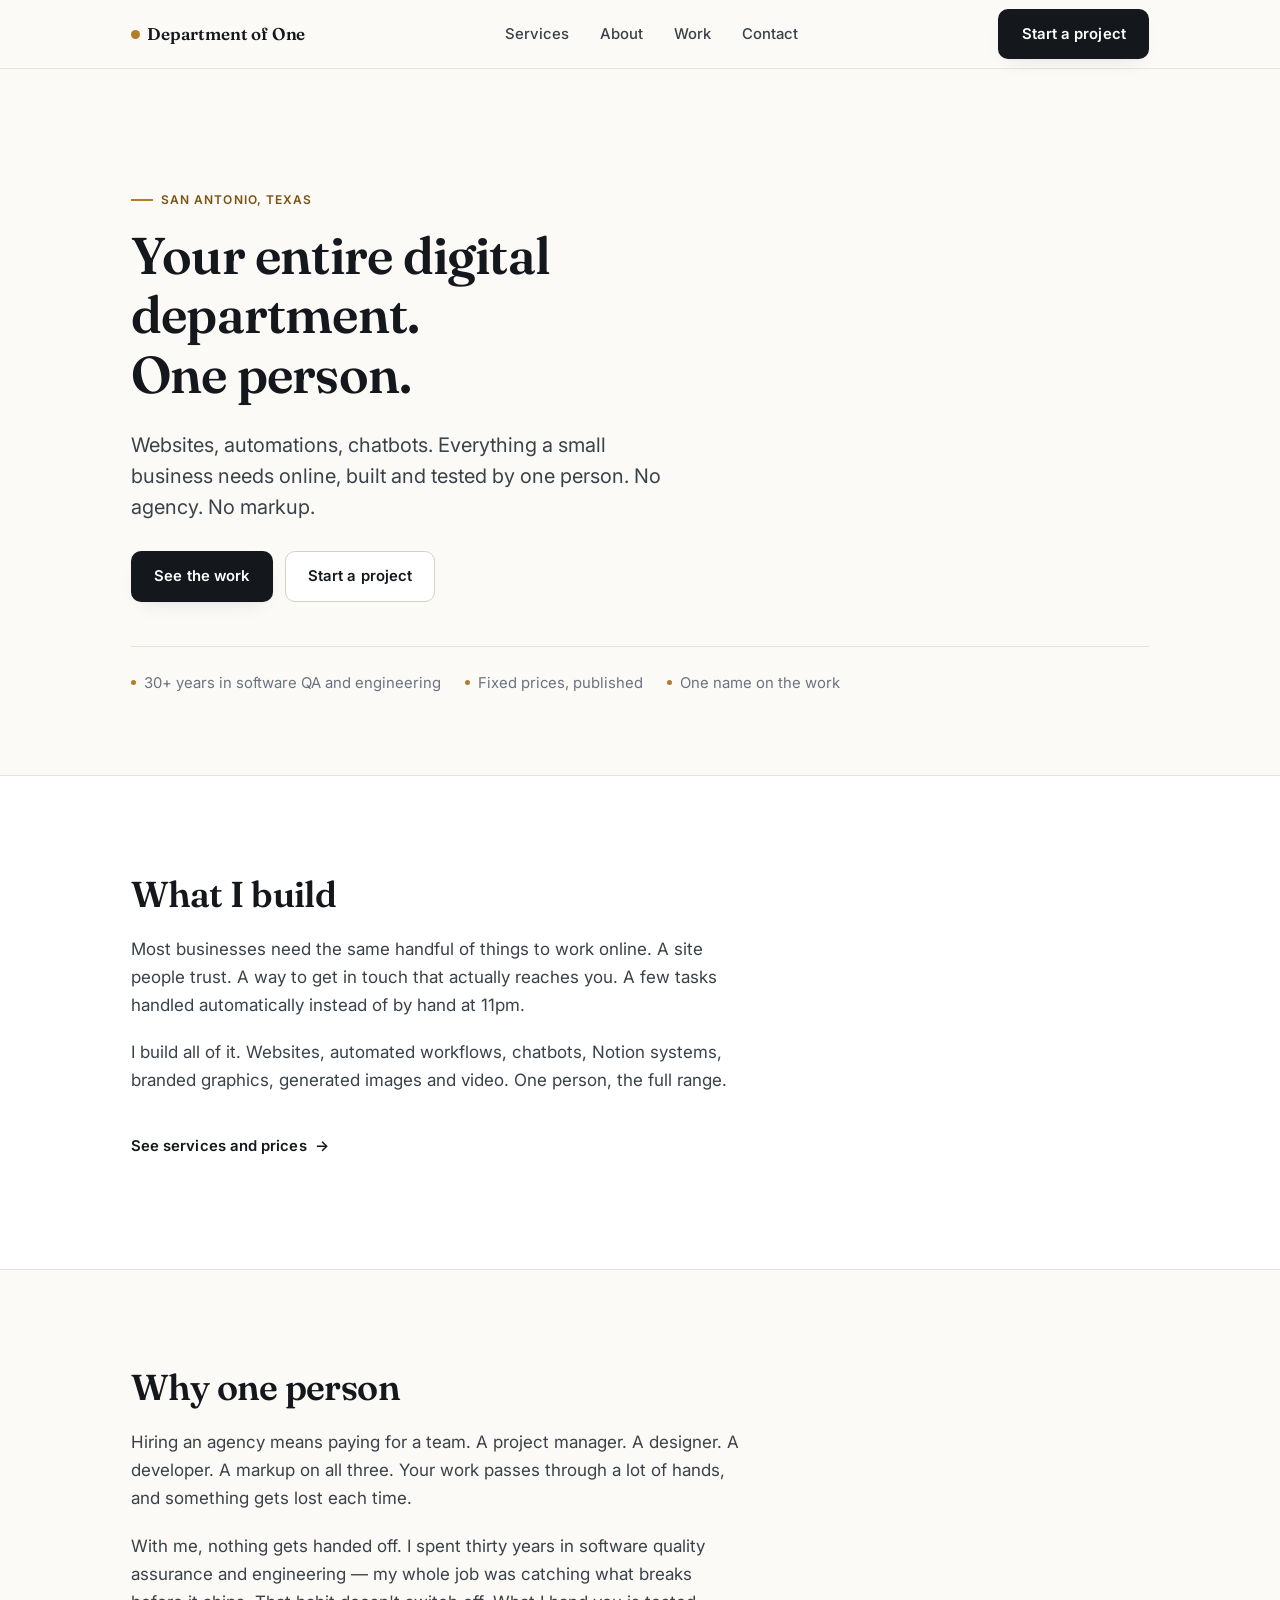
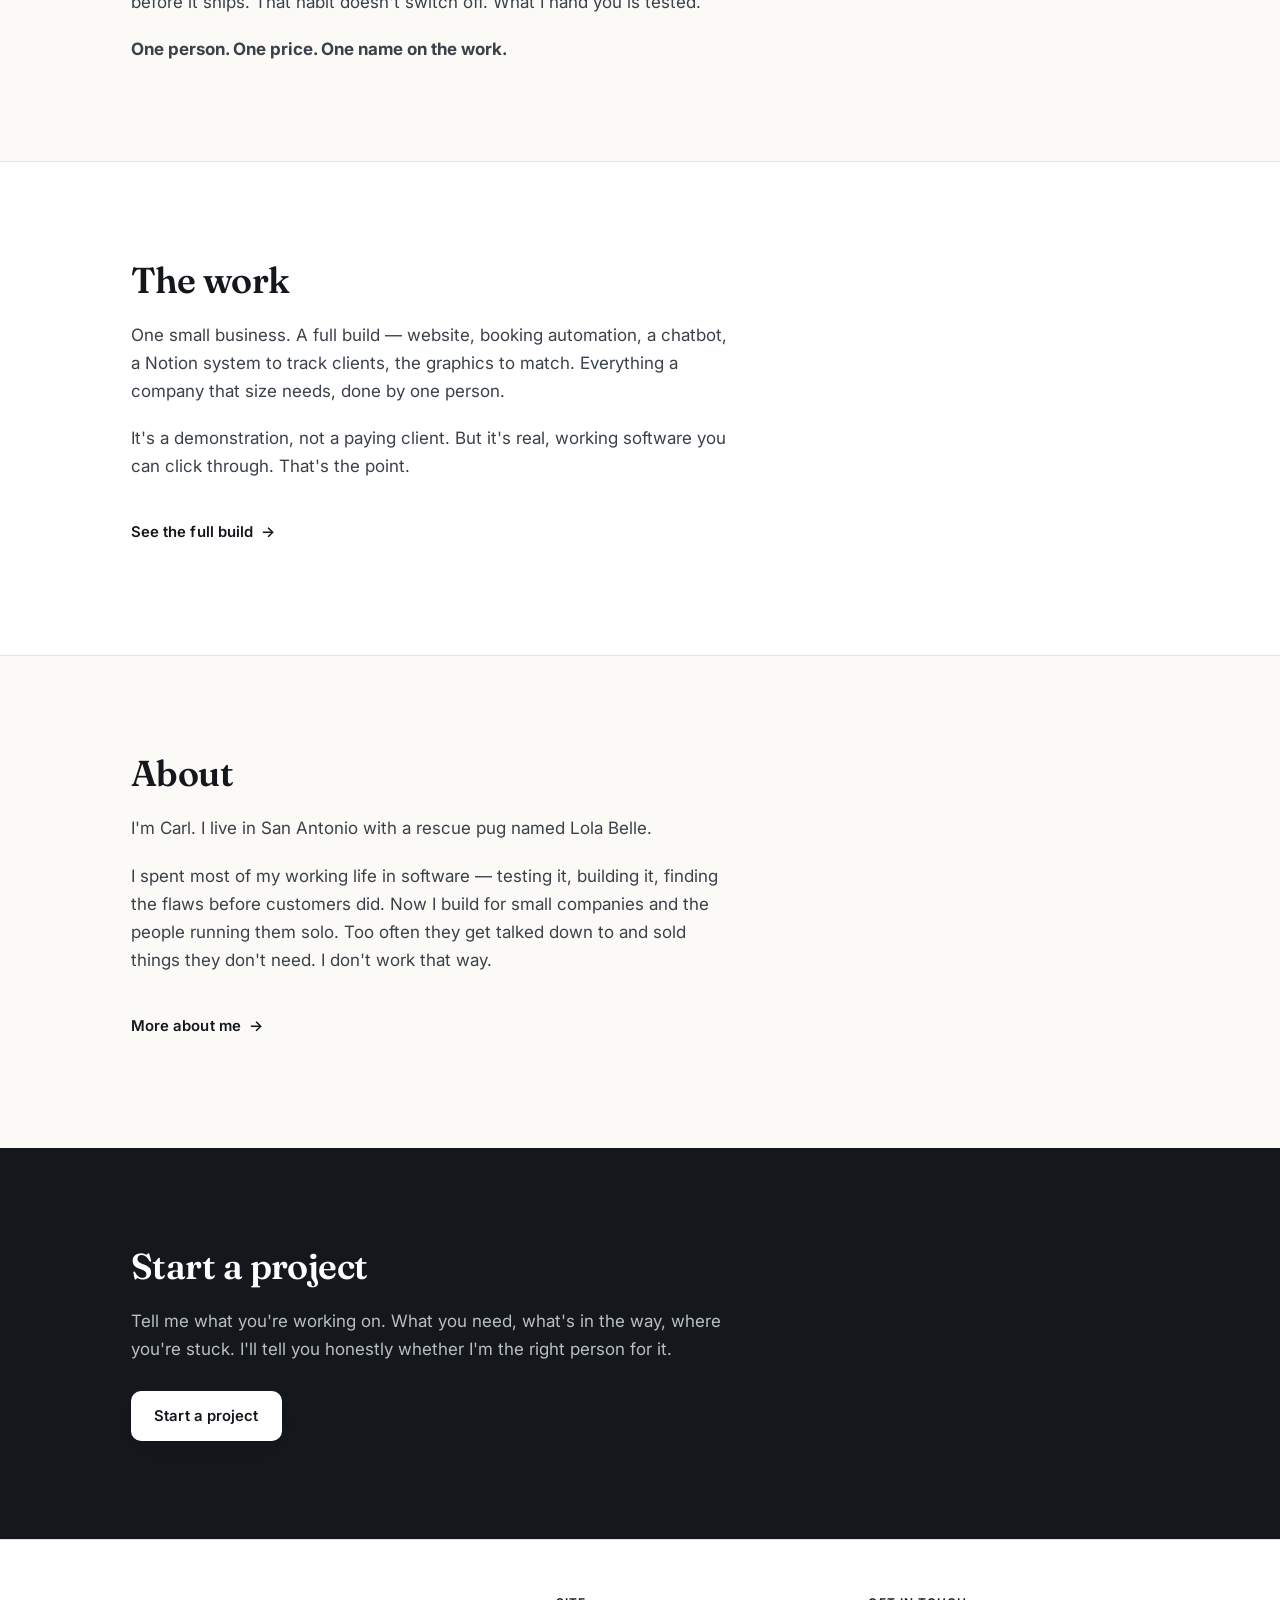
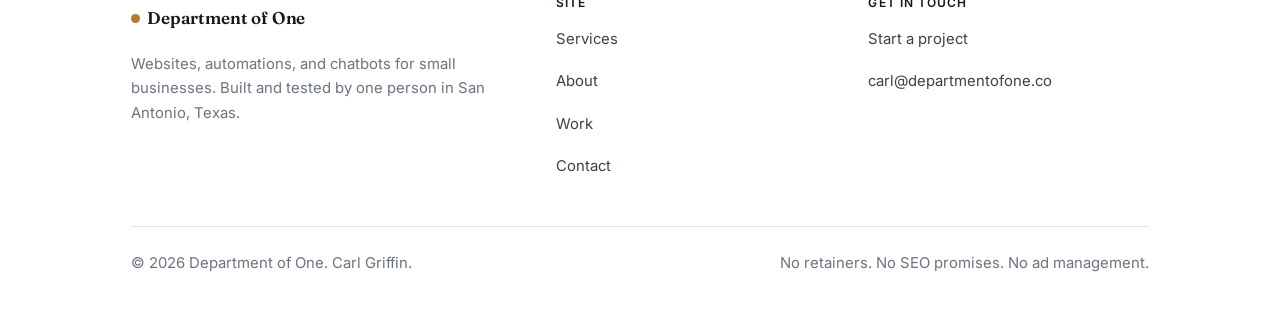
<file: index.html>
<!DOCTYPE html>
<html lang="en">
<head>
  <meta charset="UTF-8">
  <meta name="viewport" content="width=device-width, initial-scale=1">
  <title>Department of One — Your entire digital department. One person.</title>
  <meta name="description" content="Websites, automations, chatbots. Everything a small business needs online, built and tested by one person in San Antonio. No agency. No markup.">
  <link rel="canonical" href="https://departmentofone.co/">
  <meta name="theme-color" content="#fbfaf7">

  <meta property="og:type" content="website">
  <meta property="og:site_name" content="Department of One">
  <meta property="og:title" content="Your entire digital department. One person.">
  <meta property="og:description" content="Websites, automations, chatbots. Everything a small business needs online, built and tested by one person. No agency. No markup.">
  <meta property="og:url" content="https://departmentofone.co/">
  <meta name="twitter:card" content="summary_large_image">
  <meta property="og:image" content="https://departmentofone.co/assets/og/home.png">
  <meta property="og:image:width" content="1200">
  <meta property="og:image:height" content="630">
  <meta property="og:image:alt" content="Department of One — Your entire digital department. One person.">
  <meta name="twitter:image" content="https://departmentofone.co/assets/og/home.png">

  <link rel="icon" href="/assets/favicon.svg" type="image/svg+xml">
  <link rel="preconnect" href="https://fonts.googleapis.com">
  <link rel="preconnect" href="https://fonts.gstatic.com" crossorigin>
  <link href="https://fonts.googleapis.com/css2?family=Fraunces:ital,opsz,wght@0,9..144,400;0,9..144,600;1,9..144,400&family=Inter:wght@400;500;600&display=swap" rel="stylesheet">
  <link rel="stylesheet" href="/assets/styles.css">
</head>
<body>

<a class="skip-link" href="#main">Skip to main content</a>

<header class="site-header">
  <div class="wrap">
    <nav class="nav" aria-label="Main">
      <a class="wordmark" href="/"><span class="mark" aria-hidden="true"></span>Department of One</a>

      <ul class="nav-list" role="list">
        <li><a href="/services">Services</a></li>
        <li><a href="/about">About</a></li>
        <li><a href="/work">Work</a></li>
        <li><a href="/contact">Contact</a></li>
      </ul>

      <a class="btn btn--primary nav-cta" href="/contact">Start a project</a>

      <button class="nav-toggle" type="button" aria-expanded="false" aria-controls="nav-panel">
        <svg width="18" height="18" viewBox="0 0 24 24" fill="none" stroke="currentColor" stroke-width="2" stroke-linecap="round" aria-hidden="true"><path d="M4 7h16M4 12h16M4 17h16"/></svg>
        <span class="nav-toggle__label">Menu</span>
      </button>
    </nav>
  </div>
  <div class="nav-panel" id="nav-panel" data-open="false">
    <div class="wrap">
      <ul role="list">
        <li><a href="/services">Services</a></li>
        <li><a href="/about">About</a></li>
        <li><a href="/work">Work</a></li>
        <li><a href="/contact">Contact</a></li>
      </ul>
    </div>
  </div>
</header>

<main id="main">

  <!-- Hero -->
  <section class="hero">
    <div class="wrap">
      <p class="eyebrow">San Antonio, Texas</p>
      <h1>Your entire digital department. One person.</h1>
      <p class="lede">Websites, automations, chatbots. Everything a small business needs online, built and tested by one person. No agency. No markup.</p>
      <div class="btn-row">
        <a class="btn btn--primary" href="/work">See the work</a>
        <a class="btn btn--ghost" href="/contact">Start a project</a>
      </div>
      <ul class="hero-meta" role="list">
        <li>30+ years in software QA and engineering</li>
        <li>Fixed prices, published</li>
        <li>One name on the work</li>
      </ul>
    </div>
  </section>

  <!-- What I build -->
  <section class="section section--surface" aria-labelledby="what-i-build">
    <div class="wrap">
      <div class="measure stack">
        <h2 id="what-i-build">What I build</h2>
        <p>Most businesses need the same handful of things to work online. A site people trust. A way to get in touch that actually reaches you. A few tasks handled automatically instead of by hand at 11pm.</p>
        <p>I build all of it. Websites, automated workflows, chatbots, Notion systems, branded graphics, generated images and video. One person, the full range.</p>
      </div>
      <div class="btn-row">
        <a class="btn btn--quiet" href="/services">See services and prices</a>
      </div>
    </div>
  </section>

  <!-- Why one person -->
  <section class="section" aria-labelledby="why-one-person">
    <div class="wrap">
      <div class="measure stack">
        <h2 id="why-one-person">Why one person</h2>
        <p>Hiring an agency means paying for a team. A project manager. A designer. A developer. A markup on all three. Your work passes through a lot of hands, and something gets lost each time.</p>
        <p>With me, nothing gets handed off. I spent thirty years in software quality assurance and engineering — my whole job was catching what breaks before it ships. That habit doesn't switch off. What I hand you is tested.</p>
        <p><strong>One person. One price. One name on the work.</strong></p>
      </div>
    </div>
  </section>

  <!-- The work -->
  <section class="section section--surface" aria-labelledby="the-work">
    <div class="wrap">
      <div class="measure stack">
        <h2 id="the-work">The work</h2>
        <p>One small business. A full build — website, booking automation, a chatbot, a Notion system to track clients, the graphics to match. Everything a company that size needs, done by one person.</p>
        <p>It's a demonstration, not a paying client. But it's real, working software you can click through. That's the point.</p>
      </div>
      <div class="btn-row">
        <a class="btn btn--quiet" href="/work">See the full build</a>
      </div>
    </div>
  </section>

  <!-- About (short) -->
  <section class="section" aria-labelledby="about-short">
    <div class="wrap">
      <div class="measure stack">
        <h2 id="about-short">About</h2>
        <p>I'm Carl. I live in San Antonio with a rescue pug named Lola Belle.</p>
        <p>I spent most of my working life in software — testing it, building it, finding the flaws before customers did. Now I build for small companies and the people running them solo. Too often they get talked down to and sold things they don't need. I don't work that way.</p>
      </div>
      <div class="btn-row">
        <a class="btn btn--quiet" href="/about">More about me</a>
      </div>
    </div>
  </section>

  <!-- Closing CTA -->
  <section class="section cta-band" aria-labelledby="start-a-project">
    <div class="wrap">
      <div class="measure stack">
        <h2 id="start-a-project">Start a project</h2>
        <p>Tell me what you're working on. What you need, what's in the way, where you're stuck. I'll tell you honestly whether I'm the right person for it.</p>
      </div>
      <div class="btn-row">
        <a class="btn btn--primary" href="/contact">Start a project</a>
      </div>
    </div>
  </section>

</main>

<footer class="site-footer">
  <div class="wrap">
    <div class="footer-grid">
      <div>
        <a class="wordmark" href="/"><span class="mark" aria-hidden="true"></span>Department of One</a>
        <p style="margin-top:0.75rem;max-width:26rem;">Websites, automations, and chatbots for small businesses. Built and tested by one person in San Antonio, Texas.</p>
      </div>
      <div>
        <h2 class="footer-title">Site</h2>
        <ul class="footer-nav" role="list">
          <li><a href="/services">Services</a></li>
          <li><a href="/about">About</a></li>
          <li><a href="/work">Work</a></li>
          <li><a href="/contact">Contact</a></li>
        </ul>
      </div>
      <div>
        <h2 class="footer-title">Get in touch</h2>
        <ul class="footer-nav" role="list">
          <li><a href="/contact">Start a project</a></li>
          <li><a href="mailto:carl@departmentofone.co">carl@departmentofone.co</a></li>
        </ul>
      </div>
    </div>
    <div class="footer-bottom">
      <span>&copy; 2026 Department of One. Carl Griffin.</span>
      <span>No retainers. No SEO promises. No ad management.</span>
    </div>
  </div>
</footer>

<script src="/assets/main.js" defer></script>
</body>
</html>
</file>
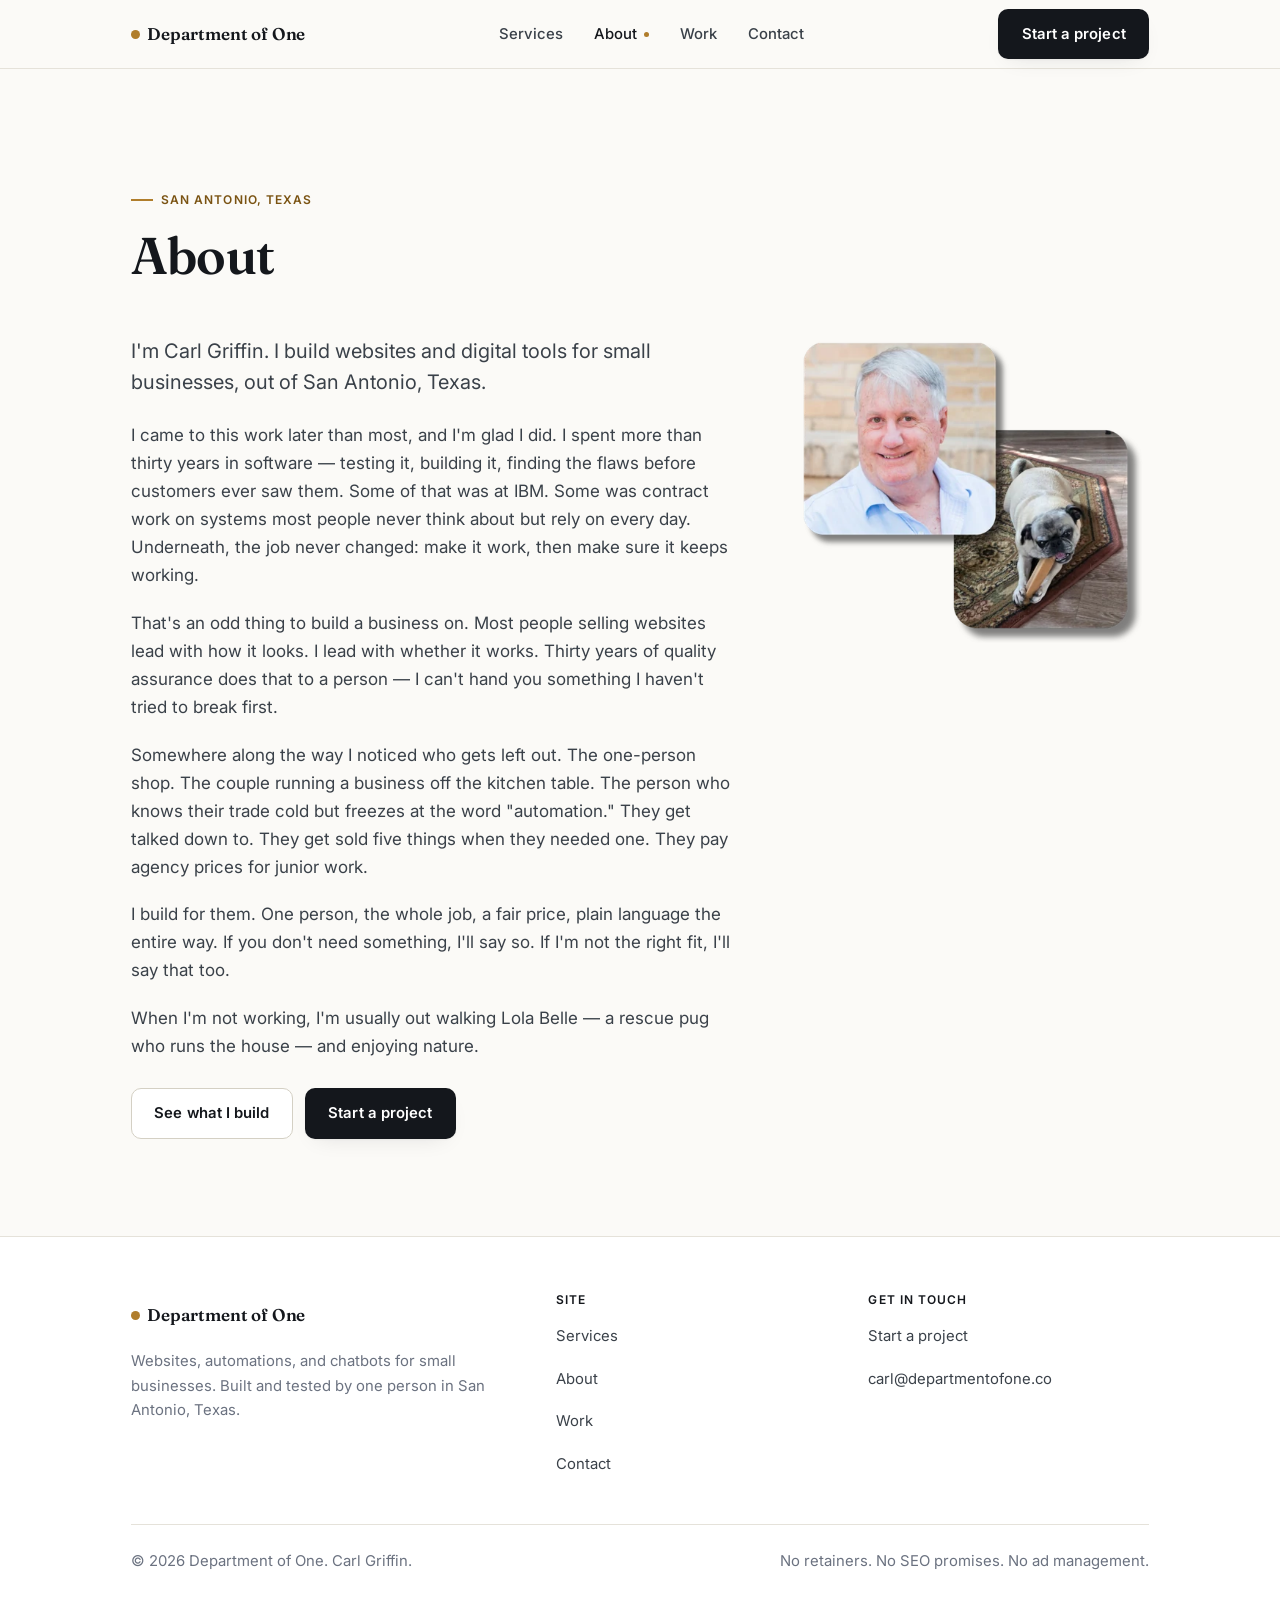
<file: about.html>
<!DOCTYPE html>
<html lang="en">
<head>
  <meta charset="UTF-8">
  <meta name="viewport" content="width=device-width, initial-scale=1">
  <title>About Carl Griffin — Department of One</title>
  <meta name="description" content="Carl Griffin builds websites and digital tools for small businesses out of San Antonio, Texas, after thirty years in software quality assurance and engineering.">
  <link rel="canonical" href="https://departmentofone.co/about">
  <meta name="theme-color" content="#fbfaf7">

  <meta property="og:type" content="profile">
  <meta property="og:site_name" content="Department of One">
  <meta property="og:title" content="About Carl Griffin — Department of One">
  <meta property="og:description" content="Thirty years in software QA and engineering. Now building for the one-person shop.">
  <meta property="og:url" content="https://departmentofone.co/about">
  <meta name="twitter:card" content="summary_large_image">
  <meta property="og:image" content="https://departmentofone.co/assets/og/about.png">
  <meta property="og:image:width" content="1200">
  <meta property="og:image:height" content="630">
  <meta property="og:image:alt" content="Department of One — One person, the whole job, a fair price.">
  <meta name="twitter:image" content="https://departmentofone.co/assets/og/about.png">

  <link rel="icon" href="/assets/favicon.svg" type="image/svg+xml">
  <link rel="preconnect" href="https://fonts.googleapis.com">
  <link rel="preconnect" href="https://fonts.gstatic.com" crossorigin>
  <link href="https://fonts.googleapis.com/css2?family=Fraunces:ital,opsz,wght@0,9..144,400;0,9..144,600;1,9..144,400&family=Inter:wght@400;500;600&display=swap" rel="stylesheet">
  <link rel="stylesheet" href="/assets/styles.css">
</head>
<body>

<a class="skip-link" href="#main">Skip to main content</a>

<header class="site-header">
  <div class="wrap">
    <nav class="nav" aria-label="Main">
      <a class="wordmark" href="/"><span class="mark" aria-hidden="true"></span>Department of One</a>

      <ul class="nav-list" role="list">
        <li><a href="/services">Services</a></li>
        <li><a href="/about" aria-current="page">About</a></li>
        <li><a href="/work">Work</a></li>
        <li><a href="/contact">Contact</a></li>
      </ul>

      <a class="btn btn--primary nav-cta" href="/contact">Start a project</a>

      <button class="nav-toggle" type="button" aria-expanded="false" aria-controls="nav-panel">
        <svg width="18" height="18" viewBox="0 0 24 24" fill="none" stroke="currentColor" stroke-width="2" stroke-linecap="round" aria-hidden="true"><path d="M4 7h16M4 12h16M4 17h16"/></svg>
        <span class="nav-toggle__label">Menu</span>
      </button>
    </nav>
  </div>
  <div class="nav-panel" id="nav-panel" data-open="false">
    <div class="wrap">
      <ul role="list">
        <li><a href="/services">Services</a></li>
        <li><a href="/about" aria-current="page">About</a></li>
        <li><a href="/work">Work</a></li>
        <li><a href="/contact">Contact</a></li>
      </ul>
    </div>
  </div>
</header>

<main id="main">

  <section class="hero hero--compact">
    <div class="wrap">
      <p class="eyebrow">San Antonio, Texas</p>
      <h1>About</h1>
    </div>
  </section>

  <section class="section section--flush-top" aria-label="Carl Griffin">
    <div class="wrap">
      <figure class="portrait">
        <picture>
          <source type="image/webp" srcset="/assets/about-carl-480.webp 480w, /assets/about-carl-760.webp 760w" sizes="(min-width: 44rem) 22rem, 100vw">
          <img src="/assets/about-carl-760.png"
               srcset="/assets/about-carl-480.png 480w, /assets/about-carl-760.png 760w"
               sizes="(min-width: 44rem) 22rem, 100vw"
               width="760" height="677"
               alt="Carl Griffin, and Lola Belle — a rescue pug — chewing a treat on a rug."
               loading="lazy" decoding="async">
        </picture>
      </figure>

      <div class="measure stack">
        <p class="lede">I'm Carl Griffin. I build websites and digital tools for small businesses, out of San Antonio, Texas.</p>

        <p>I came to this work later than most, and I'm glad I did. I spent more than thirty years in software — testing it, building it, finding the flaws before customers ever saw them. Some of that was at IBM. Some was contract work on systems most people never think about but rely on every day. Underneath, the job never changed: make it work, then make sure it keeps working.</p>

        <p>That's an odd thing to build a business on. Most people selling websites lead with how it looks. I lead with whether it works. Thirty years of quality assurance does that to a person — I can't hand you something I haven't tried to break first.</p>

        <p>Somewhere along the way I noticed who gets left out. The one-person shop. The couple running a business off the kitchen table. The person who knows their trade cold but freezes at the word "automation." They get talked down to. They get sold five things when they needed one. They pay agency prices for junior work.</p>

        <p>I build for them. One person, the whole job, a fair price, plain language the entire way. If you don't need something, I'll say so. If I'm not the right fit, I'll say that too.</p>

        <p>When I'm not working, I'm usually out walking Lola Belle — a rescue pug who runs the house — and enjoying nature.</p>
      </div>

      <div class="btn-row">
        <a class="btn btn--ghost" href="/services">See what I build</a>
        <a class="btn btn--primary" href="/contact">Start a project</a>
      </div>
    </div>
  </section>

</main>

<footer class="site-footer">
  <div class="wrap">
    <div class="footer-grid">
      <div>
        <a class="wordmark" href="/"><span class="mark" aria-hidden="true"></span>Department of One</a>
        <p style="margin-top:0.75rem;max-width:26rem;">Websites, automations, and chatbots for small businesses. Built and tested by one person in San Antonio, Texas.</p>
      </div>
      <div>
        <h2 class="footer-title">Site</h2>
        <ul class="footer-nav" role="list">
          <li><a href="/services">Services</a></li>
          <li><a href="/about">About</a></li>
          <li><a href="/work">Work</a></li>
          <li><a href="/contact">Contact</a></li>
        </ul>
      </div>
      <div>
        <h2 class="footer-title">Get in touch</h2>
        <ul class="footer-nav" role="list">
          <li><a href="/contact">Start a project</a></li>
          <li><a href="mailto:carl@departmentofone.co">carl@departmentofone.co</a></li>
        </ul>
      </div>
    </div>
    <div class="footer-bottom">
      <span>&copy; 2026 Department of One. Carl Griffin.</span>
      <span>No retainers. No SEO promises. No ad management.</span>
    </div>
  </div>
</footer>

<script src="/assets/main.js" defer></script>
</body>
</html>
</file>
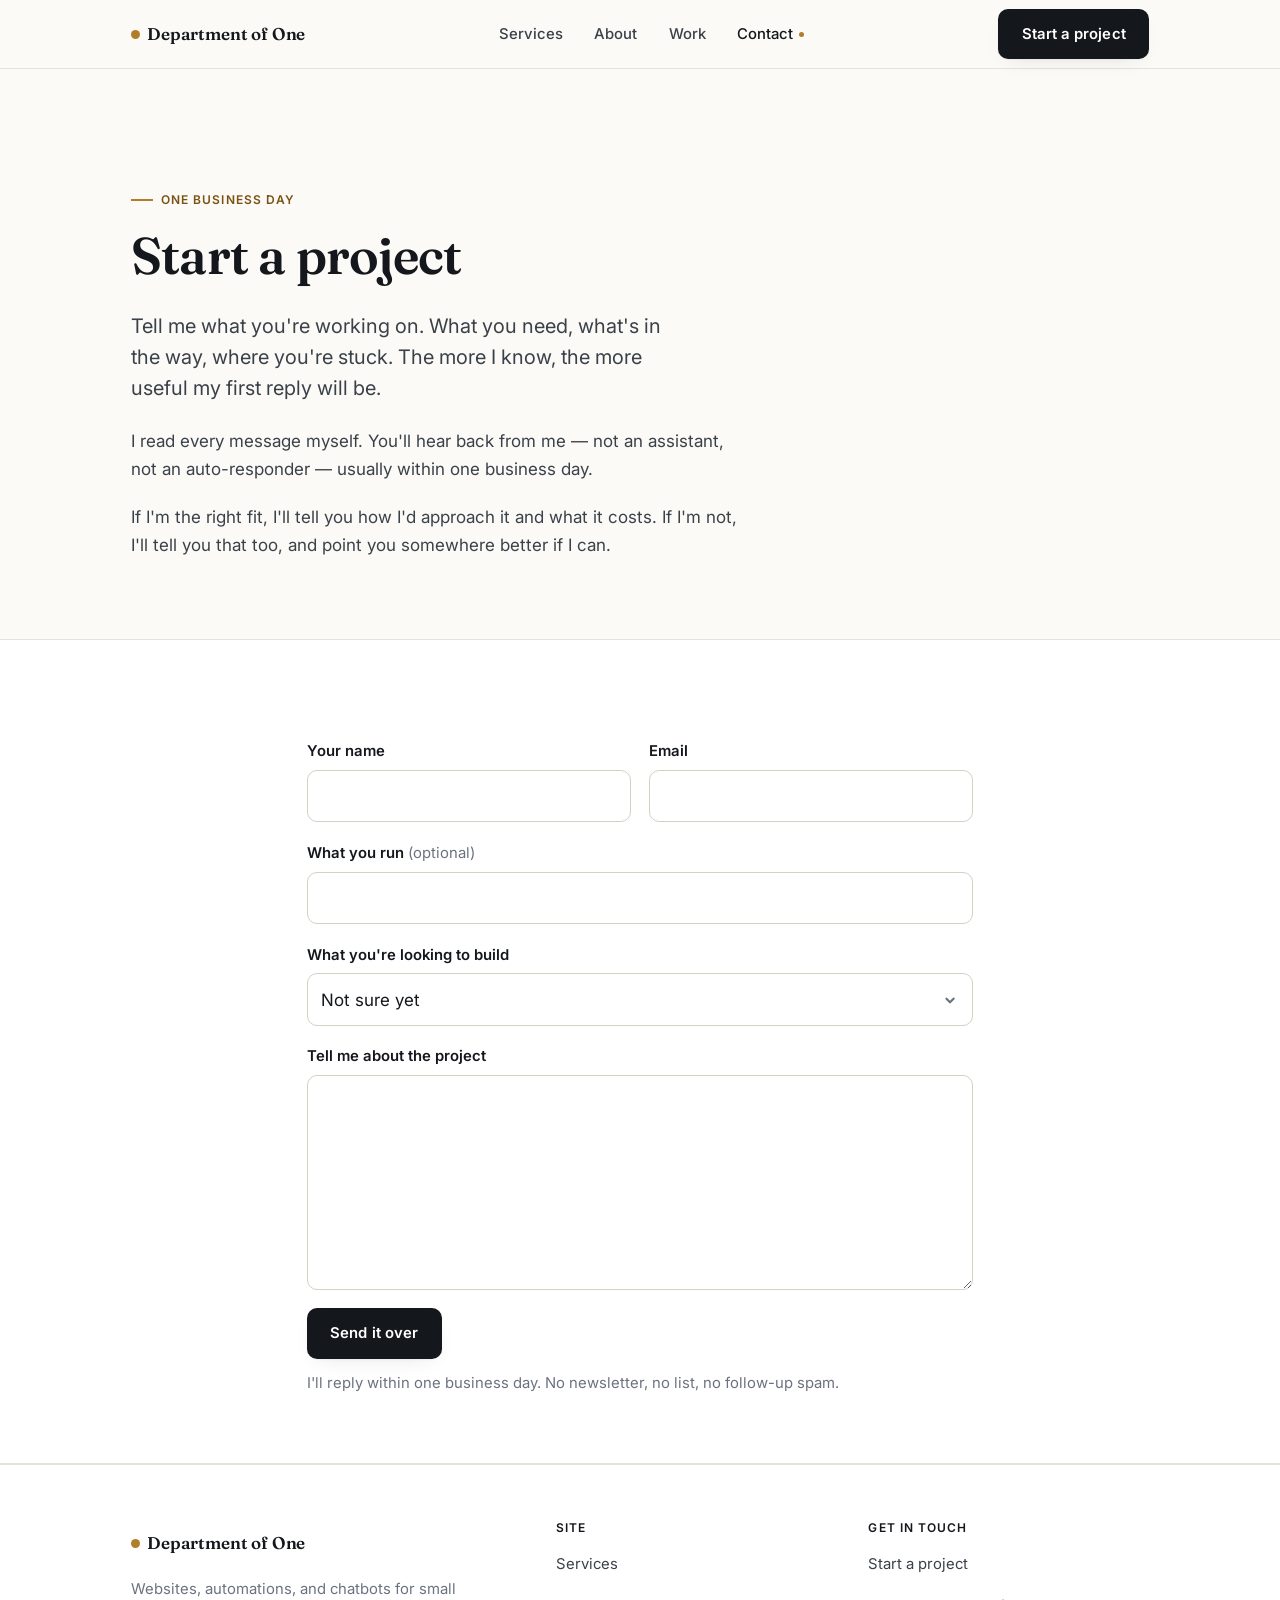
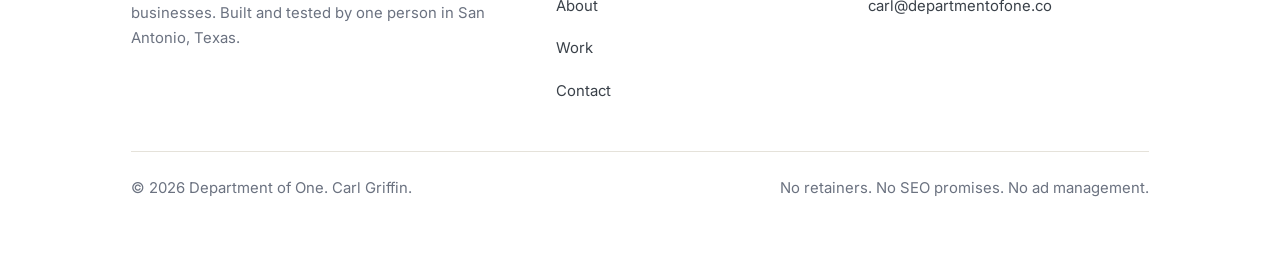
<file: contact.html>
<!DOCTYPE html>
<html lang="en">
<head>
  <meta charset="UTF-8">
  <meta name="viewport" content="width=device-width, initial-scale=1">
  <title>Start a project — Department of One</title>
  <meta name="description" content="Tell me what you're working on. I read every message myself and reply within one business day. No newsletter, no list, no follow-up spam.">
  <link rel="canonical" href="https://departmentofone.co/contact">
  <meta name="theme-color" content="#fbfaf7">

  <meta property="og:type" content="website">
  <meta property="og:site_name" content="Department of One">
  <meta property="og:title" content="Start a project — Department of One">
  <meta property="og:description" content="Tell me what you're working on. I read every message myself and reply within one business day.">
  <meta property="og:url" content="https://departmentofone.co/contact">
  <meta name="twitter:card" content="summary_large_image">
  <meta property="og:image" content="https://departmentofone.co/assets/og/contact.png">
  <meta property="og:image:width" content="1200">
  <meta property="og:image:height" content="630">
  <meta property="og:image:alt" content="Department of One — Tell me what you’re working on.">
  <meta name="twitter:image" content="https://departmentofone.co/assets/og/contact.png">

  <link rel="icon" href="/assets/favicon.svg" type="image/svg+xml">
  <link rel="preconnect" href="https://fonts.googleapis.com">
  <link rel="preconnect" href="https://fonts.gstatic.com" crossorigin>
  <link href="https://fonts.googleapis.com/css2?family=Fraunces:ital,opsz,wght@0,9..144,400;0,9..144,600;1,9..144,400&family=Inter:wght@400;500;600&display=swap" rel="stylesheet">
  <link rel="stylesheet" href="/assets/styles.css">
</head>
<body>

<a class="skip-link" href="#main">Skip to main content</a>

<header class="site-header">
  <div class="wrap">
    <nav class="nav" aria-label="Main">
      <a class="wordmark" href="/"><span class="mark" aria-hidden="true"></span>Department of One</a>

      <ul class="nav-list" role="list">
        <li><a href="/services">Services</a></li>
        <li><a href="/about">About</a></li>
        <li><a href="/work">Work</a></li>
        <li><a href="/contact" aria-current="page">Contact</a></li>
      </ul>

      <a class="btn btn--primary nav-cta" href="/contact">Start a project</a>

      <button class="nav-toggle" type="button" aria-expanded="false" aria-controls="nav-panel">
        <svg width="18" height="18" viewBox="0 0 24 24" fill="none" stroke="currentColor" stroke-width="2" stroke-linecap="round" aria-hidden="true"><path d="M4 7h16M4 12h16M4 17h16"/></svg>
        <span class="nav-toggle__label">Menu</span>
      </button>
    </nav>
  </div>
  <div class="nav-panel" id="nav-panel" data-open="false">
    <div class="wrap">
      <ul role="list">
        <li><a href="/services">Services</a></li>
        <li><a href="/about">About</a></li>
        <li><a href="/work">Work</a></li>
        <li><a href="/contact" aria-current="page">Contact</a></li>
      </ul>
    </div>
  </div>
</header>

<main id="main">

  <section class="hero">
    <div class="wrap">
      <p class="eyebrow">One business day</p>
      <h1>Start a project</h1>
      <div class="measure stack" style="margin-top:1.25rem;">
        <p class="lede">Tell me what you're working on. What you need, what's in the way, where you're stuck. The more I know, the more useful my first reply will be.</p>
        <p>I read every message myself. You'll hear back from me — not an assistant, not an auto-responder — usually within one business day.</p>
        <p>If I'm the right fit, I'll tell you how I'd approach it and what it costs. If I'm not, I'll tell you that too, and point you somewhere better if I can.</p>
      </div>
    </div>
  </section>

  <section class="section section--tight section--surface" aria-labelledby="form-heading">
    <div class="wrap wrap--narrow">
      <h2 id="form-heading" class="visually-hidden">Project enquiry form</h2>

      <form
        class="form"
        name="contact"
        method="POST"
        action="/thanks"
        data-netlify="true"
        netlify-honeypot="bot-field"
      >
        <!-- Required by Netlify Forms so the submission is attributed to this form. -->
        <input type="hidden" name="form-name" value="contact">

        <!-- Honeypot. Real people never see or fill this. -->
        <p class="hp" aria-hidden="true">
          <label>Don't fill this out if you're human: <input name="bot-field" tabindex="-1" autocomplete="off"></label>
        </p>

        <div class="field">
          <label for="name">Your name</label>
          <input type="text" id="name" name="name" autocomplete="name" required>
        </div>

        <div class="field">
          <label for="email">Email</label>
          <input type="email" id="email" name="email" autocomplete="email" required>
        </div>

        <div class="field field--full">
          <label for="business">What you run <span class="opt">(optional)</span></label>
          <input type="text" id="business" name="business" autocomplete="organization">
        </div>

        <div class="field field--full">
          <label for="project-type">What you're looking to build</label>
          <select id="project-type" name="project-type">
            <option value="Not sure yet">Not sure yet</option>
            <option value="Landing Page">Landing Page</option>
            <option value="Starter Site">Starter Site</option>
            <option value="Full Site Build">Full Site Build</option>
            <option value="Site + Automation">Site + Automation</option>
            <option value="The Department of One">The Department of One</option>
          </select>
        </div>

        <div class="field field--full">
          <label for="message">Tell me about the project</label>
          <textarea id="message" name="message" rows="7"></textarea>
        </div>

        <div class="form-actions">
          <button class="btn btn--primary" type="submit">Send it over</button>
          <p class="fine">I'll reply within one business day. No newsletter, no list, no follow-up spam.</p>
        </div>
      </form>
    </div>
  </section>

</main>

<footer class="site-footer">
  <div class="wrap">
    <div class="footer-grid">
      <div>
        <a class="wordmark" href="/"><span class="mark" aria-hidden="true"></span>Department of One</a>
        <p style="margin-top:0.75rem;max-width:26rem;">Websites, automations, and chatbots for small businesses. Built and tested by one person in San Antonio, Texas.</p>
      </div>
      <div>
        <h2 class="footer-title">Site</h2>
        <ul class="footer-nav" role="list">
          <li><a href="/services">Services</a></li>
          <li><a href="/about">About</a></li>
          <li><a href="/work">Work</a></li>
          <li><a href="/contact">Contact</a></li>
        </ul>
      </div>
      <div>
        <h2 class="footer-title">Get in touch</h2>
        <ul class="footer-nav" role="list">
          <li><a href="/contact">Start a project</a></li>
          <li><a href="mailto:carl@departmentofone.co">carl@departmentofone.co</a></li>
        </ul>
      </div>
    </div>
    <div class="footer-bottom">
      <span>&copy; 2026 Department of One. Carl Griffin.</span>
      <span>No retainers. No SEO promises. No ad management.</span>
    </div>
  </div>
</footer>

<script src="/assets/main.js" defer></script>
</body>
</html>
</file>
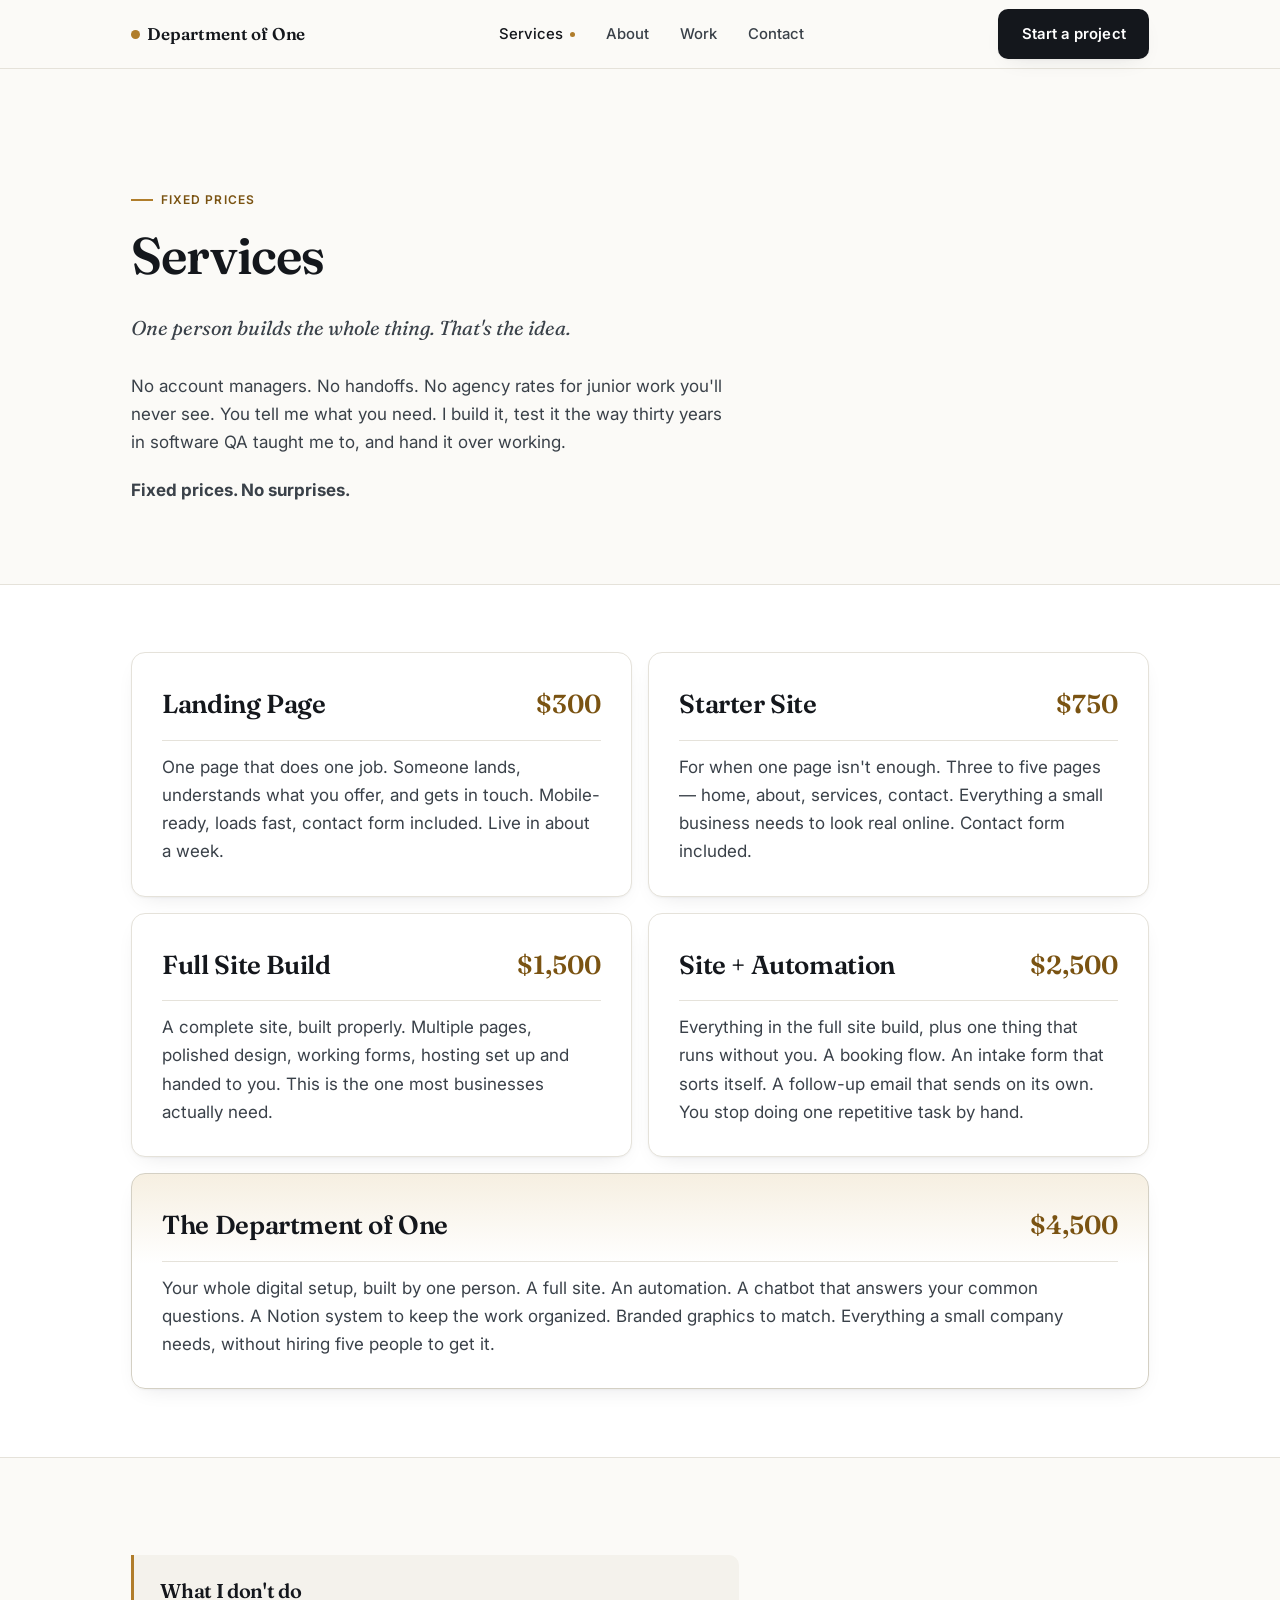
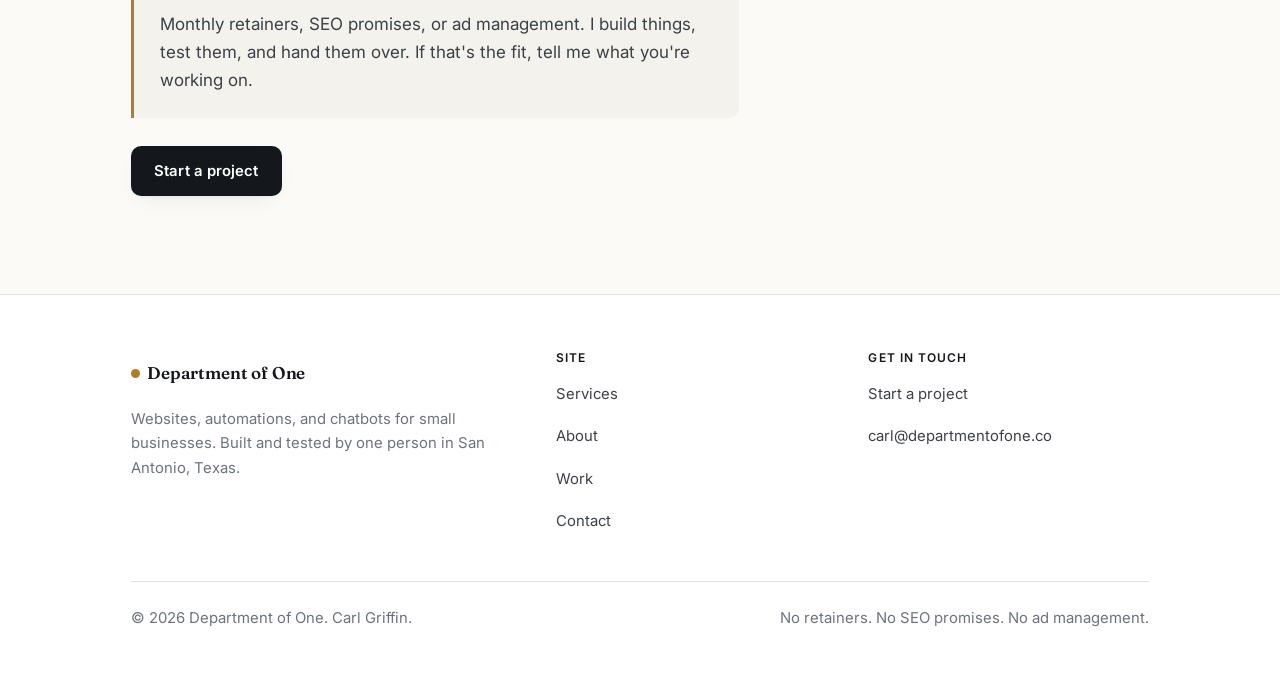
<file: services.html>
<!DOCTYPE html>
<html lang="en">
<head>
  <meta charset="UTF-8">
  <meta name="viewport" content="width=device-width, initial-scale=1">
  <title>Services and prices — Department of One</title>
  <meta name="description" content="Five fixed-price packages, from a $300 landing page to a $4,500 full digital department. One person builds the whole thing. No surprises.">
  <link rel="canonical" href="https://departmentofone.co/services">
  <meta name="theme-color" content="#fbfaf7">

  <meta property="og:type" content="website">
  <meta property="og:site_name" content="Department of One">
  <meta property="og:title" content="Services and prices — Department of One">
  <meta property="og:description" content="Five fixed-price packages, from a $300 landing page to a $4,500 full digital department. No surprises.">
  <meta property="og:url" content="https://departmentofone.co/services">
  <meta name="twitter:card" content="summary_large_image">
  <meta property="og:image" content="https://departmentofone.co/assets/og/services.png">
  <meta property="og:image:width" content="1200">
  <meta property="og:image:height" content="630">
  <meta property="og:image:alt" content="Department of One — Fixed prices. No surprises.">
  <meta name="twitter:image" content="https://departmentofone.co/assets/og/services.png">

  <link rel="icon" href="/assets/favicon.svg" type="image/svg+xml">
  <link rel="preconnect" href="https://fonts.googleapis.com">
  <link rel="preconnect" href="https://fonts.gstatic.com" crossorigin>
  <link href="https://fonts.googleapis.com/css2?family=Fraunces:ital,opsz,wght@0,9..144,400;0,9..144,600;1,9..144,400&family=Inter:wght@400;500;600&display=swap" rel="stylesheet">
  <link rel="stylesheet" href="/assets/styles.css">
</head>
<body>

<a class="skip-link" href="#main">Skip to main content</a>

<header class="site-header">
  <div class="wrap">
    <nav class="nav" aria-label="Main">
      <a class="wordmark" href="/"><span class="mark" aria-hidden="true"></span>Department of One</a>

      <ul class="nav-list" role="list">
        <li><a href="/services" aria-current="page">Services</a></li>
        <li><a href="/about">About</a></li>
        <li><a href="/work">Work</a></li>
        <li><a href="/contact">Contact</a></li>
      </ul>

      <a class="btn btn--primary nav-cta" href="/contact">Start a project</a>

      <button class="nav-toggle" type="button" aria-expanded="false" aria-controls="nav-panel">
        <svg width="18" height="18" viewBox="0 0 24 24" fill="none" stroke="currentColor" stroke-width="2" stroke-linecap="round" aria-hidden="true"><path d="M4 7h16M4 12h16M4 17h16"/></svg>
        <span class="nav-toggle__label">Menu</span>
      </button>
    </nav>
  </div>
  <div class="nav-panel" id="nav-panel" data-open="false">
    <div class="wrap">
      <ul role="list">
        <li><a href="/services" aria-current="page">Services</a></li>
        <li><a href="/about">About</a></li>
        <li><a href="/work">Work</a></li>
        <li><a href="/contact">Contact</a></li>
      </ul>
    </div>
  </div>
</header>

<main id="main">

  <section class="hero">
    <div class="wrap">
      <p class="eyebrow">Fixed prices</p>
      <h1>Services</h1>
      <p class="tagline">One person builds the whole thing. That's the idea.</p>
      <div class="measure stack" style="margin-top:1.75rem;">
        <p>No account managers. No handoffs. No agency rates for junior work you'll never see. You tell me what you need. I build it, test it the way thirty years in software QA taught me to, and hand it over working.</p>
        <p><strong>Fixed prices. No surprises.</strong></p>
      </div>
    </div>
  </section>

  <section class="section section--tight section--surface" aria-labelledby="packages">
    <div class="wrap">
      <h2 id="packages" class="visually-hidden">Packages</h2>

      <div class="grid grid--2">

        <article class="card price-card">
          <div class="price-card__head">
            <h3>Landing Page</h3>
            <p class="price">$300</p>
          </div>
          <p>One page that does one job. Someone lands, understands what you offer, and gets in touch. Mobile-ready, loads fast, contact form included. Live in about a week.</p>
        </article>

        <article class="card price-card">
          <div class="price-card__head">
            <h3>Starter Site</h3>
            <p class="price">$750</p>
          </div>
          <p>For when one page isn't enough. Three to five pages — home, about, services, contact. Everything a small business needs to look real online. Contact form included.</p>
        </article>

        <article class="card price-card">
          <div class="price-card__head">
            <h3>Full Site Build</h3>
            <p class="price">$1,500</p>
          </div>
          <p>A complete site, built properly. Multiple pages, polished design, working forms, hosting set up and handed to you. This is the one most businesses actually need.</p>
        </article>

        <article class="card price-card">
          <div class="price-card__head">
            <h3>Site + Automation</h3>
            <p class="price">$2,500</p>
          </div>
          <p>Everything in the full site build, plus one thing that runs without you. A booking flow. An intake form that sorts itself. A follow-up email that sends on its own. You stop doing one repetitive task by hand.</p>
        </article>

        <article class="card price-card price-card--feature" style="grid-column:1 / -1;">
          <div class="price-card__head">
            <h3>The Department of One</h3>
            <p class="price">$4,500</p>
          </div>
          <p>Your whole digital setup, built by one person. A full site. An automation. A chatbot that answers your common questions. A Notion system to keep the work organized. Branded graphics to match. Everything a small company needs, without hiring five people to get it.</p>
        </article>

      </div>
    </div>
  </section>

  <section class="section" aria-labelledby="what-i-dont-do">
    <div class="wrap">
      <aside class="note measure">
        <h2 id="what-i-dont-do" style="font-size:var(--step-1);margin-bottom:0.5rem;">What I don't do</h2>
        <p>Monthly retainers, SEO promises, or ad management. I build things, test them, and hand them over. If that's the fit, tell me what you're working on.</p>
      </aside>
      <div class="btn-row">
        <a class="btn btn--primary" href="/contact">Start a project</a>
      </div>
    </div>
  </section>

</main>

<footer class="site-footer">
  <div class="wrap">
    <div class="footer-grid">
      <div>
        <a class="wordmark" href="/"><span class="mark" aria-hidden="true"></span>Department of One</a>
        <p style="margin-top:0.75rem;max-width:26rem;">Websites, automations, and chatbots for small businesses. Built and tested by one person in San Antonio, Texas.</p>
      </div>
      <div>
        <h2 class="footer-title">Site</h2>
        <ul class="footer-nav" role="list">
          <li><a href="/services">Services</a></li>
          <li><a href="/about">About</a></li>
          <li><a href="/work">Work</a></li>
          <li><a href="/contact">Contact</a></li>
        </ul>
      </div>
      <div>
        <h2 class="footer-title">Get in touch</h2>
        <ul class="footer-nav" role="list">
          <li><a href="/contact">Start a project</a></li>
          <li><a href="mailto:carl@departmentofone.co">carl@departmentofone.co</a></li>
        </ul>
      </div>
    </div>
    <div class="footer-bottom">
      <span>&copy; 2026 Department of One. Carl Griffin.</span>
      <span>No retainers. No SEO promises. No ad management.</span>
    </div>
  </div>
</footer>

<script src="/assets/main.js" defer></script>
</body>
</html>
</file>
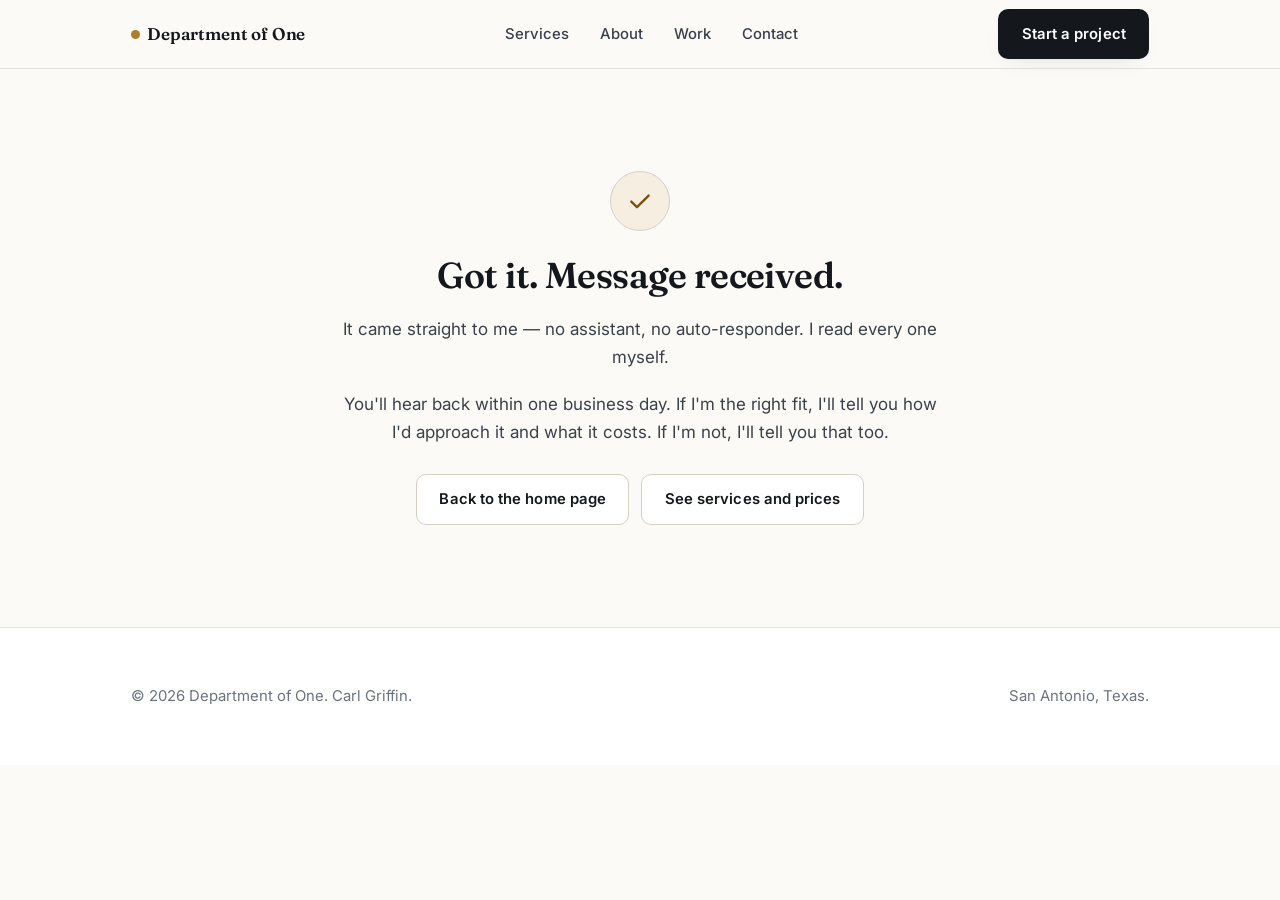
<file: thanks.html>
<!DOCTYPE html>
<html lang="en">
<head>
  <meta charset="UTF-8">
  <meta name="viewport" content="width=device-width, initial-scale=1">
  <title>Message received — Department of One</title>
  <meta name="description" content="Your message reached me. I'll reply within one business day.">
  <meta name="robots" content="noindex">
  <meta name="theme-color" content="#fbfaf7">

  <link rel="icon" href="/assets/favicon.svg" type="image/svg+xml">
  <link rel="preconnect" href="https://fonts.googleapis.com">
  <link rel="preconnect" href="https://fonts.gstatic.com" crossorigin>
  <link href="https://fonts.googleapis.com/css2?family=Fraunces:ital,opsz,wght@0,9..144,400;0,9..144,600;1,9..144,400&family=Inter:wght@400;500;600&display=swap" rel="stylesheet">
  <link rel="stylesheet" href="/assets/styles.css">
</head>
<body>

<a class="skip-link" href="#main">Skip to main content</a>

<header class="site-header">
  <div class="wrap">
    <nav class="nav" aria-label="Main">
      <a class="wordmark" href="/"><span class="mark" aria-hidden="true"></span>Department of One</a>

      <ul class="nav-list" role="list">
        <li><a href="/services">Services</a></li>
        <li><a href="/about">About</a></li>
        <li><a href="/work">Work</a></li>
        <li><a href="/contact">Contact</a></li>
      </ul>

      <a class="btn btn--primary nav-cta" href="/contact">Start a project</a>

      <button class="nav-toggle" type="button" aria-expanded="false" aria-controls="nav-panel">
        <svg width="18" height="18" viewBox="0 0 24 24" fill="none" stroke="currentColor" stroke-width="2" stroke-linecap="round" aria-hidden="true"><path d="M4 7h16M4 12h16M4 17h16"/></svg>
        <span class="nav-toggle__label">Menu</span>
      </button>
    </nav>
  </div>
  <div class="nav-panel" id="nav-panel" data-open="false">
    <div class="wrap">
      <ul role="list">
        <li><a href="/services">Services</a></li>
        <li><a href="/about">About</a></li>
        <li><a href="/work">Work</a></li>
        <li><a href="/contact">Contact</a></li>
      </ul>
    </div>
  </div>
</header>

<main id="main">
  <div class="wrap wrap--narrow">
    <div class="thanks">
      <div>
        <div class="thanks__mark" aria-hidden="true">
          <svg width="26" height="26" viewBox="0 0 24 24" fill="none" stroke="currentColor" stroke-width="2.2" stroke-linecap="round" stroke-linejoin="round" aria-hidden="true"><path d="M4 12.5l5.2 5.2L20 7"/></svg>
        </div>
        <h1 style="font-size:var(--step-3);">Got it. Message received.</h1>
        <div class="measure stack" style="margin-inline:auto;">
          <p>It came straight to me — no assistant, no auto-responder. I read every one myself.</p>
          <p>You'll hear back within one business day. If I'm the right fit, I'll tell you how I'd approach it and what it costs. If I'm not, I'll tell you that too.</p>
        </div>
        <div class="btn-row" style="justify-content:center;">
          <a class="btn btn--ghost" href="/">Back to the home page</a>
          <a class="btn btn--ghost" href="/services">See services and prices</a>
        </div>
      </div>
    </div>
  </div>
</main>

<footer class="site-footer">
  <div class="wrap">
    <div class="footer-bottom" style="margin-top:0;padding-top:0;border-top:0;">
      <span>&copy; 2026 Department of One. Carl Griffin.</span>
      <span>San Antonio, Texas.</span>
    </div>
  </div>
</footer>

<script src="/assets/main.js" defer></script>
</body>
</html>
</file>
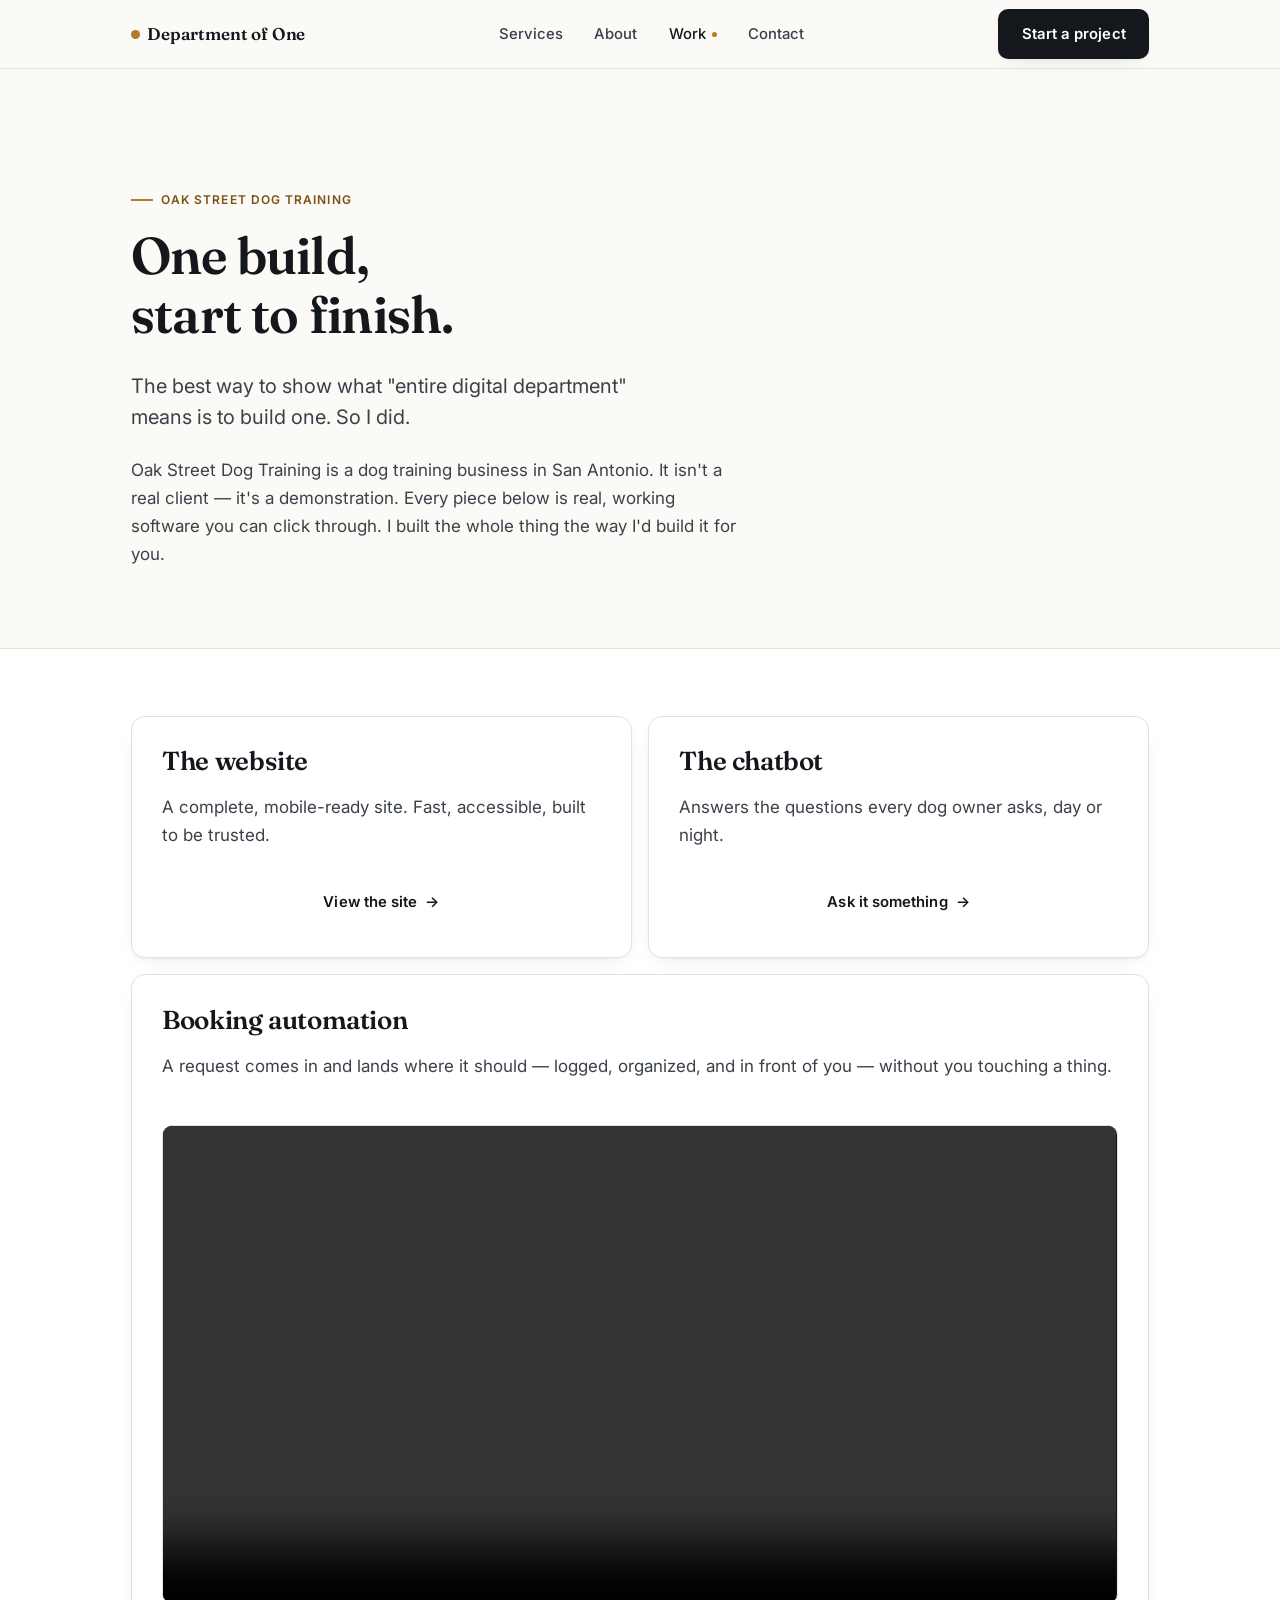
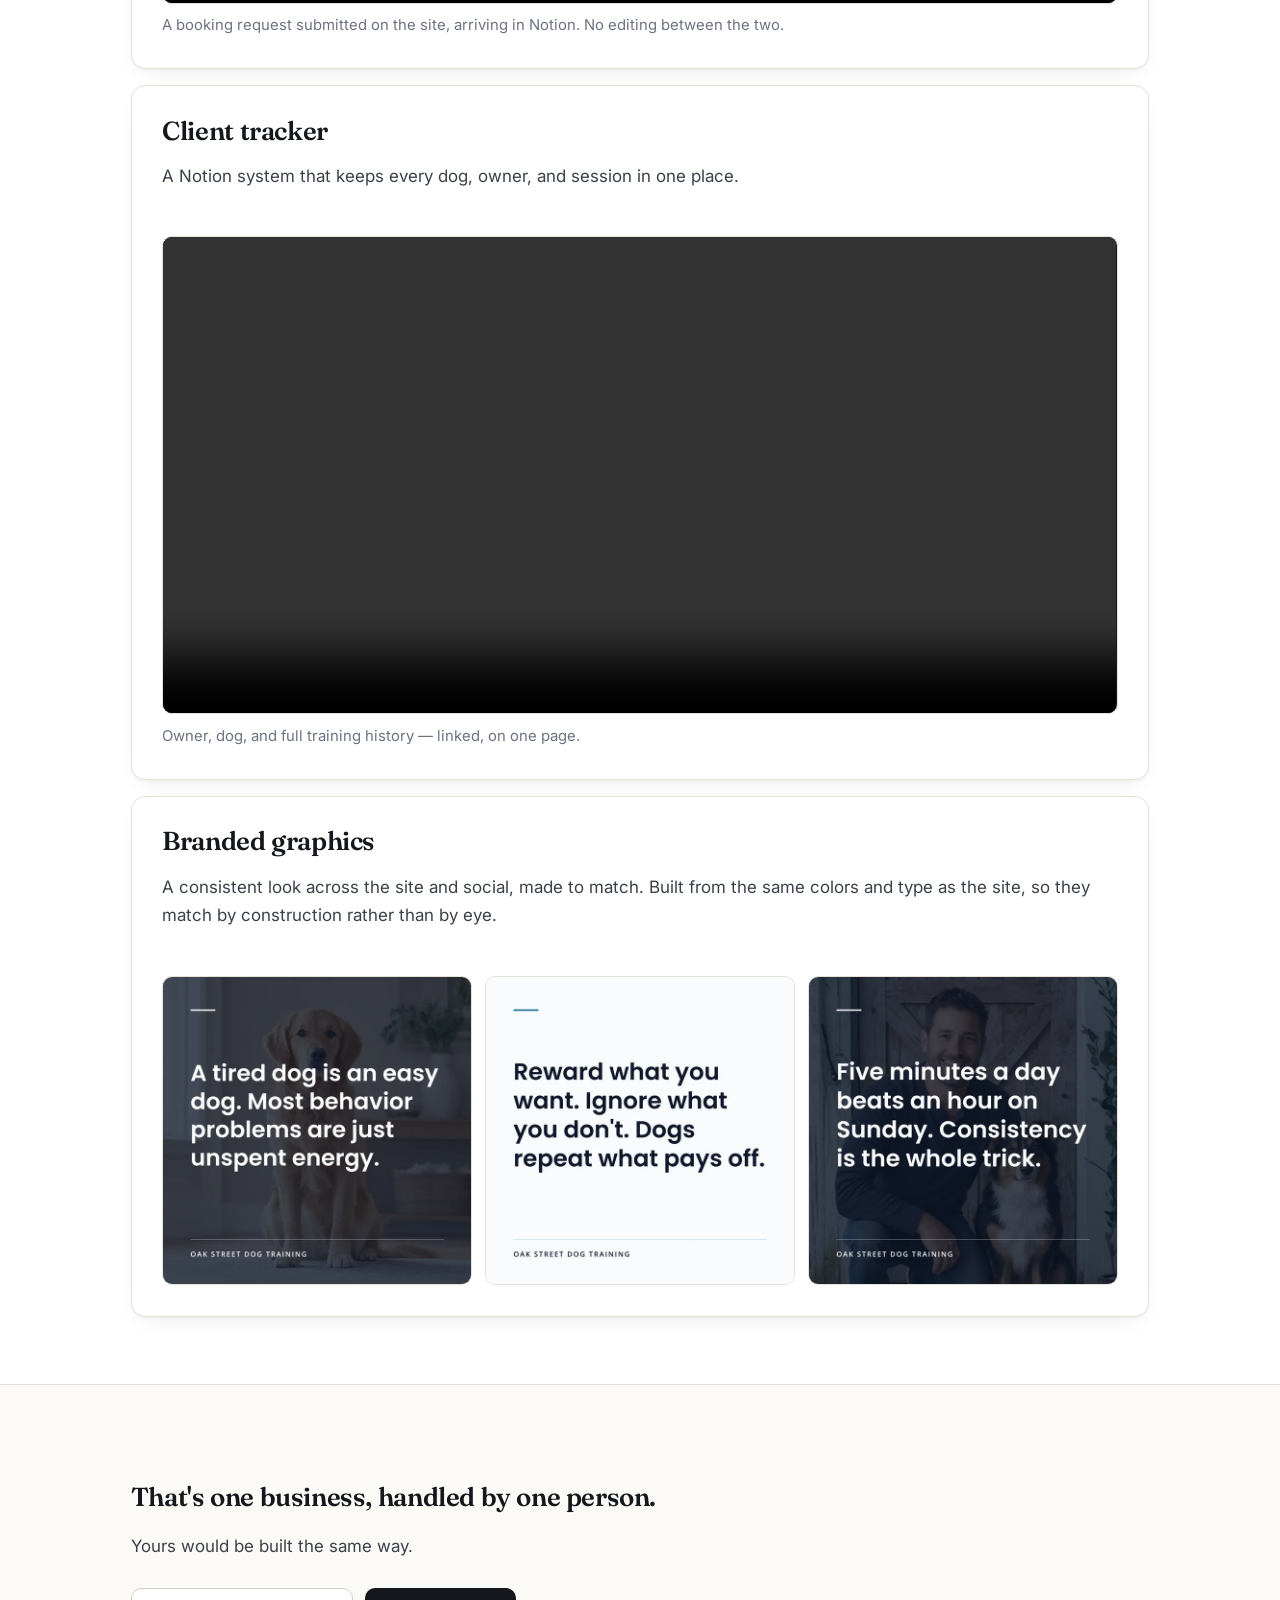
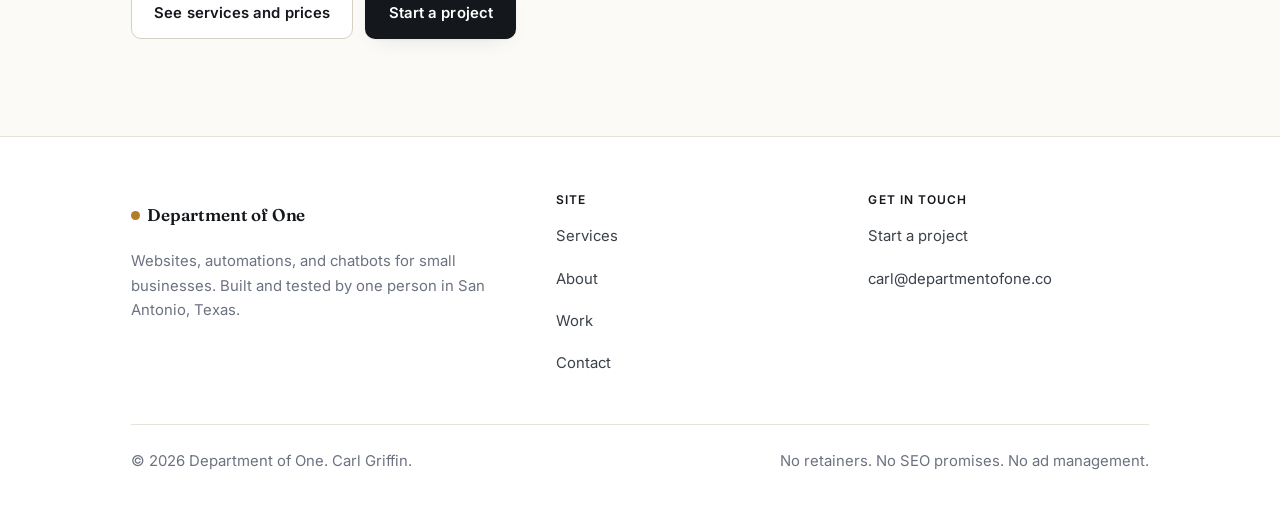
<file: work.html>
<!DOCTYPE html>
<html lang="en">
<head>
  <meta charset="UTF-8">
  <meta name="viewport" content="width=device-width, initial-scale=1">
  <title>The work — one build, start to finish | Department of One</title>
  <meta name="description" content="Oak Street Dog Training: a complete demonstration build — website, booking automation, chatbot, Notion client tracker, and branded graphics. All by one person.">
  <link rel="canonical" href="https://departmentofone.co/work">
  <meta name="theme-color" content="#fbfaf7">

  <meta property="og:type" content="website">
  <meta property="og:site_name" content="Department of One">
  <meta property="og:title" content="One build, start to finish">
  <meta property="og:description" content="Website, booking automation, chatbot, Notion tracker, branded graphics. Real, working software you can click through.">
  <meta property="og:url" content="https://departmentofone.co/work">
  <meta name="twitter:card" content="summary_large_image">
  <meta property="og:image" content="https://departmentofone.co/assets/og/work.png">
  <meta property="og:image:width" content="1200">
  <meta property="og:image:height" content="630">
  <meta property="og:image:alt" content="Department of One — One build, start to finish.">
  <meta name="twitter:image" content="https://departmentofone.co/assets/og/work.png">

  <link rel="icon" href="/assets/favicon.svg" type="image/svg+xml">
  <link rel="preconnect" href="https://fonts.googleapis.com">
  <link rel="preconnect" href="https://fonts.gstatic.com" crossorigin>
  <link href="https://fonts.googleapis.com/css2?family=Fraunces:ital,opsz,wght@0,9..144,400;0,9..144,600;1,9..144,400&family=Inter:wght@400;500;600&display=swap" rel="stylesheet">
  <link rel="stylesheet" href="/assets/styles.css">
</head>
<body>

<a class="skip-link" href="#main">Skip to main content</a>

<header class="site-header">
  <div class="wrap">
    <nav class="nav" aria-label="Main">
      <a class="wordmark" href="/"><span class="mark" aria-hidden="true"></span>Department of One</a>

      <ul class="nav-list" role="list">
        <li><a href="/services">Services</a></li>
        <li><a href="/about">About</a></li>
        <li><a href="/work" aria-current="page">Work</a></li>
        <li><a href="/contact">Contact</a></li>
      </ul>

      <a class="btn btn--primary nav-cta" href="/contact">Start a project</a>

      <button class="nav-toggle" type="button" aria-expanded="false" aria-controls="nav-panel">
        <svg width="18" height="18" viewBox="0 0 24 24" fill="none" stroke="currentColor" stroke-width="2" stroke-linecap="round" aria-hidden="true"><path d="M4 7h16M4 12h16M4 17h16"/></svg>
        <span class="nav-toggle__label">Menu</span>
      </button>
    </nav>
  </div>
  <div class="nav-panel" id="nav-panel" data-open="false">
    <div class="wrap">
      <ul role="list">
        <li><a href="/services">Services</a></li>
        <li><a href="/about">About</a></li>
        <li><a href="/work" aria-current="page">Work</a></li>
        <li><a href="/contact">Contact</a></li>
      </ul>
    </div>
  </div>
</header>

<main id="main">

  <section class="hero">
    <div class="wrap">
      <p class="eyebrow">Oak Street Dog Training</p>
      <h1>One build, start to finish.</h1>
      <div class="measure stack" style="margin-top:1.25rem;">
        <p class="lede">The best way to show what "entire digital department" means is to build one. So I did.</p>
        <p>Oak Street Dog Training is a dog training business in San Antonio. It isn't a real client — it's a demonstration. Every piece below is real, working software you can click through. I built the whole thing the way I'd build it for you.</p>
      </div>
    </div>
  </section>

  <section class="section section--tight section--surface" aria-labelledby="components">
    <div class="wrap">
      <h2 id="components" class="visually-hidden">The five components</h2>

      <div class="grid grid--2">

        <article class="card component">
          <h3>The website</h3>
          <p>A complete, mobile-ready site. Fast, accessible, built to be trusted.</p>
          <a class="btn btn--quiet" href="https://oakstreet.departmentofone.co">View the site</a>
        </article>

        <article class="card component">
          <h3>The chatbot</h3>
          <p>Answers the questions every dog owner asks, day or night.</p>
          <a class="btn btn--quiet" href="https://oakstreet.departmentofone.co/chat">Ask it something</a>
        </article>

        <!-- The two recordings span both columns. A screen capture of a desktop
             UI is unreadable at half width. -->
        <article class="card component" style="grid-column:1 / -1;">
          <h3>Booking automation</h3>
          <p>A request comes in and lands where it should — logged, organized, and in front of you — without you touching a thing.</p>
          <video class="component__video" controls muted playsinline preload="metadata" width="1912" height="834">
            <source src="/assets/video/booking-automation.mp4" type="video/mp4">
            <p class="fine">Your browser can't play this video.
              <a href="/assets/video/booking-automation.mp4">Download it instead</a>.</p>
          </video>
          <p class="fine">A booking request submitted on the site, arriving in Notion. No editing between the two.</p>
        </article>

        <article class="card component" style="grid-column:1 / -1;">
          <h3>Client tracker</h3>
          <p>A Notion system that keeps every dog, owner, and session in one place.</p>
          <video class="component__video" controls muted playsinline preload="metadata" width="1758" height="582">
            <source src="/assets/video/client-tracker.mp4" type="video/mp4">
            <p class="fine">Your browser can't play this video.
              <a href="/assets/video/client-tracker.mp4">Download it instead</a>.</p>
          </video>
          <p class="fine">Owner, dog, and full training history — linked, on one page.</p>
        </article>

        <article class="card component" style="grid-column:1 / -1;">
          <h3>Branded graphics</h3>
          <p>A consistent look across the site and social, made to match. Built from the same colors and type as the site, so they match by construction rather than by eye.</p>
          <ul class="graphic-grid" role="list">
            <li>
              <a href="https://oakstreet.departmentofone.co/assets/graphics/tip-1.png">
                <img src="/assets/graphics/tip-1.webp" width="640" height="640" loading="lazy" decoding="async"
                     alt="Social graphic: A tired dog is an easy dog. Most behavior problems are just unspent energy.">
              </a>
            </li>
            <li>
              <a href="https://oakstreet.departmentofone.co/assets/graphics/tip-2.png">
                <img src="/assets/graphics/tip-2.webp" width="640" height="640" loading="lazy" decoding="async"
                     alt="Social graphic: Reward what you want. Ignore what you don't. Dogs repeat what pays off.">
              </a>
            </li>
            <li>
              <a href="https://oakstreet.departmentofone.co/assets/graphics/tip-3.png">
                <img src="/assets/graphics/tip-3.webp" width="640" height="640" loading="lazy" decoding="async"
                     alt="Social graphic: Five minutes a day beats an hour on Sunday. Consistency is the whole trick.">
              </a>
            </li>
          </ul>
        </article>

      </div>
    </div>
  </section>

  <section class="section" aria-labelledby="closing">
    <div class="wrap">
      <div class="measure stack">
        <h2 id="closing" style="font-size:var(--step-2);">That's one business, handled by one person.</h2>
        <p>Yours would be built the same way.</p>
      </div>
      <div class="btn-row">
        <a class="btn btn--ghost" href="/services">See services and prices</a>
        <a class="btn btn--primary" href="/contact">Start a project</a>
      </div>
    </div>
  </section>

</main>

<footer class="site-footer">
  <div class="wrap">
    <div class="footer-grid">
      <div>
        <a class="wordmark" href="/"><span class="mark" aria-hidden="true"></span>Department of One</a>
        <p style="margin-top:0.75rem;max-width:26rem;">Websites, automations, and chatbots for small businesses. Built and tested by one person in San Antonio, Texas.</p>
      </div>
      <div>
        <h2 class="footer-title">Site</h2>
        <ul class="footer-nav" role="list">
          <li><a href="/services">Services</a></li>
          <li><a href="/about">About</a></li>
          <li><a href="/work">Work</a></li>
          <li><a href="/contact">Contact</a></li>
        </ul>
      </div>
      <div>
        <h2 class="footer-title">Get in touch</h2>
        <ul class="footer-nav" role="list">
          <li><a href="/contact">Start a project</a></li>
          <li><a href="mailto:carl@departmentofone.co">carl@departmentofone.co</a></li>
        </ul>
      </div>
    </div>
    <div class="footer-bottom">
      <span>&copy; 2026 Department of One. Carl Griffin.</span>
      <span>No retainers. No SEO promises. No ad management.</span>
    </div>
  </div>
</footer>

<script src="/assets/main.js" defer></script>
</body>
</html>
</file>
<file: assets/styles.css>
/* ==========================================================================
   Department of One — departmentofone.co
   Single stylesheet. No build step. Design tokens at the top.
   ========================================================================== */

/* --- Tokens ------------------------------------------------------------ */
:root {
  /* Ink */
  --ink:          #14171c;
  --ink-2:        #3a4149;   /* body text                        7.9:1 on paper */
  --ink-3:        #6b7280;   /* muted / captions                 4.8:1 on paper */

  /* Ground */
  --paper:        #fbfaf7;
  --surface:      #ffffff;
  --surface-2:    #f4f2ec;
  --line:         #e5e2da;
  --line-strong:  #d4d0c4;

  /* Accent — gold-bronze. Rules, marks, large display only. */
  --accent:       #b07d2b;
  --accent-ink:   #7a5312;   /* accessible for small text        6.5:1 on paper */
  --accent-soft:  #f6efe1;

  /* Type */
  --font-display: "Fraunces", Georgia, "Times New Roman", serif;
  --font-body:    "Inter", -apple-system, BlinkMacSystemFont, "Segoe UI", Roboto, Helvetica, Arial, sans-serif;

  /* Scale */
  --step--1: clamp(0.875rem, 0.85rem + 0.1vw, 0.9375rem);
  --step-0:  clamp(1rem, 0.97rem + 0.15vw, 1.0625rem);
  --step-1:  clamp(1.125rem, 1.07rem + 0.28vw, 1.25rem);
  --step-2:  clamp(1.375rem, 1.27rem + 0.5vw, 1.625rem);
  --step-3:  clamp(1.75rem, 1.55rem + 0.95vw, 2.25rem);
  --step-4:  clamp(2.125rem, 1.75rem + 1.85vw, 3.25rem);

  /* Space */
  --gutter: clamp(1.25rem, 0.9rem + 1.6vw, 2.5rem);
  --section: clamp(3.5rem, 2.5rem + 4.5vw, 6.5rem);

  /* Shape */
  --radius:    14px;
  --radius-sm: 10px;
  --shadow:    0 1px 2px rgba(20, 23, 28, 0.04), 0 8px 24px -12px rgba(20, 23, 28, 0.14);
  --shadow-lift: 0 2px 4px rgba(20, 23, 28, 0.05), 0 18px 40px -18px rgba(20, 23, 28, 0.22);

  --max: 68rem;
  --measure: 38rem;
}

/* --- Reset ------------------------------------------------------------- */
*, *::before, *::after { box-sizing: border-box; }

html {
  -webkit-text-size-adjust: 100%;
  scroll-behavior: smooth;
}

body {
  margin: 0;
  background: var(--paper);
  color: var(--ink-2);
  font-family: var(--font-body);
  font-size: var(--step-0);
  line-height: 1.65;
  -webkit-font-smoothing: antialiased;
  text-rendering: optimizeLegibility;
}

img { max-width: 100%; height: auto; display: block; }

h1, h2, h3, h4 {
  font-family: var(--font-display);
  color: var(--ink);
  font-weight: 600;
  line-height: 1.15;
  letter-spacing: -0.015em;
  margin: 0 0 0.5em;
  text-wrap: balance;
}

h1 { font-size: var(--step-4); }
h2 { font-size: var(--step-3); }
h3 { font-size: var(--step-2); }

p { margin: 0 0 1.15em; }
p:last-child { margin-bottom: 0; }

a { color: var(--ink); text-decoration-color: var(--line-strong); text-underline-offset: 3px; }
a:hover { text-decoration-color: var(--accent); }

ul { margin: 0; padding: 0; }

/* --- Accessibility ----------------------------------------------------- */
:focus-visible {
  outline: 3px solid var(--accent-ink);
  outline-offset: 3px;
  border-radius: 4px;
}

.skip-link {
  position: absolute;
  left: -9999px;
  top: 0;
  z-index: 100;
}
.skip-link:focus {
  left: 1rem;
  top: 1rem;
  background: var(--ink);
  color: #fff;
  padding: 0.75rem 1.25rem;
  border-radius: var(--radius-sm);
  text-decoration: none;
}

.visually-hidden {
  position: absolute;
  width: 1px; height: 1px;
  padding: 0; margin: -1px;
  overflow: hidden;
  clip: rect(0 0 0 0);
  white-space: nowrap;
  border: 0;
}

@media (prefers-reduced-motion: reduce) {
  html { scroll-behavior: auto; }
  *, *::before, *::after {
    animation-duration: 0.01ms !important;
    animation-iteration-count: 1 !important;
    transition-duration: 0.01ms !important;
  }
}

/* --- Layout ------------------------------------------------------------ */
.wrap {
  width: 100%;
  max-width: var(--max);
  margin-inline: auto;
  padding-inline: var(--gutter);
}

.wrap--narrow { max-width: 46rem; }

.section { padding-block: var(--section); }
.section--tight { padding-block: clamp(2.5rem, 1.8rem + 3vw, 4.5rem); }
.section--surface { background: var(--surface); border-block: 1px solid var(--line); }

.measure { max-width: var(--measure); }

.stack > * + * { margin-top: 1.15em; }

/* --- Header / nav ------------------------------------------------------ */
.site-header {
  position: sticky;
  top: 0;
  z-index: 50;
  background: rgba(251, 250, 247, 0.88);
  backdrop-filter: saturate(180%) blur(12px);
  border-bottom: 1px solid var(--line);
}

.nav {
  display: flex;
  align-items: center;
  justify-content: space-between;
  gap: 1rem;
  min-height: 68px;
}

.wordmark {
  display: inline-flex;
  align-items: baseline;
  gap: 0.45rem;
  font-family: var(--font-display);
  font-weight: 600;
  font-size: 1.0625rem;
  letter-spacing: -0.01em;
  color: var(--ink);
  text-decoration: none;
  padding-block: 0.5rem;
}
.wordmark .mark {
  display: inline-block;
  width: 9px; height: 9px;
  border-radius: 50%;
  background: var(--accent);
  transform: translateY(-1px);
}
.wordmark:hover { color: var(--ink); }

.nav-list {
  display: none;
  list-style: none;
  align-items: center;
  gap: 0.25rem;
}

.nav-list a {
  display: inline-flex;
  align-items: center;
  min-height: 44px;
  padding: 0 0.85rem;
  font-size: var(--step--1);
  font-weight: 500;
  color: var(--ink-2);
  text-decoration: none;
  border-radius: var(--radius-sm);
  transition: color 0.18s ease, background-color 0.18s ease;
}
.nav-list a:hover { color: var(--ink); background: var(--surface-2); }
.nav-list a[aria-current="page"] { color: var(--ink); }
.nav-list a[aria-current="page"]::after {
  content: "";
  width: 5px; height: 5px;
  border-radius: 50%;
  background: var(--accent);
  margin-left: 0.4rem;
}

.nav-cta { display: none; }

.nav-toggle {
  display: inline-flex;
  align-items: center;
  gap: 0.5rem;
  min-height: 44px;
  padding: 0 0.9rem;
  background: transparent;
  border: 1px solid var(--line-strong);
  border-radius: var(--radius-sm);
  font: inherit;
  font-size: var(--step--1);
  font-weight: 500;
  color: var(--ink);
  cursor: pointer;
}
.nav-toggle:hover { background: var(--surface-2); }

.nav-panel {
  display: none;
  border-top: 1px solid var(--line);
  background: var(--paper);
}
.nav-panel[data-open="true"] { display: block; }
.nav-panel ul { list-style: none; padding-block: 0.5rem 1rem; }
.nav-panel a {
  display: flex;
  align-items: center;
  min-height: 52px;
  font-size: var(--step-0);
  font-weight: 500;
  color: var(--ink);
  text-decoration: none;
  border-bottom: 1px solid var(--line);
}
.nav-panel li:last-child a { border-bottom: 0; }
.nav-panel a[aria-current="page"] { color: var(--accent-ink); }

@media (min-width: 60rem) {
  .nav-list { display: flex; }
  .nav-cta { display: inline-flex; }
  .nav-toggle { display: none; }
  .nav-panel { display: none !important; }
}

/* --- Buttons ----------------------------------------------------------- */
.btn {
  display: inline-flex;
  align-items: center;
  justify-content: center;
  gap: 0.5rem;
  min-height: 48px;
  padding: 0.75rem 1.4rem;
  border-radius: var(--radius-sm);
  border: 1px solid transparent;
  font: inherit;
  font-size: var(--step--1);
  font-weight: 600;
  letter-spacing: 0.005em;
  text-decoration: none;
  cursor: pointer;
  transition: background-color 0.18s ease, border-color 0.18s ease, transform 0.18s ease, box-shadow 0.18s ease;
}

.btn--primary {
  background: var(--ink);
  color: #fff;
  box-shadow: var(--shadow);
}
.btn--primary:hover { background: #000; transform: translateY(-1px); box-shadow: var(--shadow-lift); color: #fff; }

.btn--ghost {
  background: var(--surface);
  color: var(--ink);
  border-color: var(--line-strong);
}
.btn--ghost:hover { background: var(--surface-2); border-color: var(--ink-3); color: var(--ink); }

.btn--quiet {
  background: transparent;
  color: var(--ink);
  padding-inline: 0;
  min-height: 44px;
  font-weight: 600;
  border: 0;
}
.btn--quiet::after { content: "→"; transition: transform 0.18s ease; }
.btn--quiet:hover::after { transform: translateX(3px); }

.btn-row {
  clear: both;
  display: flex;
  flex-wrap: wrap;
  gap: 0.75rem;
  margin-top: 1.75rem;
}

/* --- Type helpers ------------------------------------------------------ */
.eyebrow {
  display: inline-flex;
  align-items: center;
  gap: 0.5rem;
  font-family: var(--font-body);
  font-size: 0.75rem;
  font-weight: 600;
  letter-spacing: 0.09em;
  text-transform: uppercase;
  color: var(--accent-ink);
  margin: 0 0 1rem;
}
.eyebrow::before {
  content: "";
  width: 22px; height: 2px;
  background: var(--accent);
}

.lede {
  font-size: var(--step-1);
  line-height: 1.55;
  color: var(--ink-2);
}

.tagline {
  font-family: var(--font-display);
  font-style: italic;
  font-size: var(--step-1);
  color: var(--ink-2);
}

.fine {
  font-size: var(--step--1);
  color: var(--ink-3);
}

.rule {
  border: 0;
  border-top: 1px solid var(--line);
  margin-block: var(--section) 0;
}

/* --- Hero -------------------------------------------------------------- */
.hero {
  padding-block: clamp(3.5rem, 2rem + 7vw, 7rem) clamp(3rem, 2rem + 4vw, 5rem);
}
.hero h1 { max-width: 16ch; }
.hero .lede { max-width: 34rem; margin-top: 1.25rem; }

.hero-meta {
  display: flex;
  flex-wrap: wrap;
  gap: 0.5rem 1.5rem;
  margin-top: 2.75rem;
  padding-top: 1.5rem;
  border-top: 1px solid var(--line);
  font-size: var(--step--1);
  color: var(--ink-3);
  list-style: none;
}
.hero-meta li { display: flex; align-items: center; gap: 0.5rem; }
.hero-meta li::before {
  content: "";
  width: 5px; height: 5px;
  border-radius: 50%;
  background: var(--accent);
  flex: none;
}

/* --- Cards / grids ----------------------------------------------------- */
.grid {
  display: grid;
  gap: 1rem;
  grid-template-columns: 1fr;
}

/* A grid item's automatic minimum size is its content, so anything with a
   large intrinsic width — a video, a wide image, a long unbroken string —
   forces its column wider than 1fr and blows the whole grid out sideways.
   min-width: 0 lets the column win instead. */
.grid > * {
  min-width: 0;
}
@media (min-width: 44rem) { .grid--2 { grid-template-columns: repeat(2, 1fr); } }
@media (min-width: 44rem) { .grid--3 { grid-template-columns: repeat(2, 1fr); } }
@media (min-width: 64rem) { .grid--3 { grid-template-columns: repeat(3, 1fr); } }

.card {
  background: var(--surface);
  border: 1px solid var(--line);
  border-radius: var(--radius);
  padding: clamp(1.4rem, 1.1rem + 1vw, 2rem);
  box-shadow: var(--shadow);
}

.card h3 { margin-bottom: 0.4rem; }

/* Price cards */
.price-card {
  display: flex;
  flex-direction: column;
  gap: 0.75rem;
}
.price-card__head {
  display: flex;
  align-items: baseline;
  justify-content: space-between;
  gap: 1rem;
  flex-wrap: wrap;
  padding-bottom: 0.85rem;
  border-bottom: 1px solid var(--line);
}
.price-card__head h3 { margin: 0; font-size: var(--step-2); }
.price {
  font-family: var(--font-display);
  font-size: var(--step-2);
  font-weight: 600;
  color: var(--accent-ink);
  white-space: nowrap;
}
.price-card--feature {
  border-color: var(--line-strong);
  background: linear-gradient(180deg, var(--accent-soft), var(--surface) 42%);
}

/* Work component cards */
.component {
  display: flex;
  flex-direction: column;
  gap: 0.6rem;
}
.component__status {
  display: inline-flex;
  align-items: center;
  gap: 0.45rem;
  align-self: flex-start;
  margin-top: 0.35rem;
  padding: 0.3rem 0.7rem;
  border-radius: 999px;
  background: var(--surface-2);
  border: 1px solid var(--line);
  font-size: 0.75rem;
  font-weight: 600;
  letter-spacing: 0.03em;
  color: var(--ink-3);
}
.component__status::before {
  content: "";
  width: 6px; height: 6px;
  border-radius: 50%;
  background: var(--accent);
}

/* A heading immediately followed by an image needs far less air beneath it
   than a heading followed by a paragraph. Used on the About page. */
.hero--compact { padding-bottom: clamp(1rem, 0.75rem + 1vw, 1.75rem); }
.section--flush-top { padding-top: 0; }

/* About page portrait. The source carries its own drop shadow on a transparent
   background, so it sits straight on the paper with no box around it. Floated
   beside the prose on wide screens, stacked above it on narrow ones.
   The shadow already reads as separation, so the margins are tight — the
   artwork is trimmed to its own edges rather than padded inside the file. */
.portrait {
  margin: 0 0 1rem;
}
.portrait img {
  width: 100%;
  height: auto;
  display: block;
}
@media (min-width: 44rem) {
  .portrait {
    float: right;
    width: 22rem;
    margin: 0 0 1.5rem 2.5rem;
    shape-outside: margin-box;
  }
}

/* Screen-recordings on the Work page. Native aspect ratio is preserved —
   these are window captures, not 16:9, and cropping them to fit would cut
   the sides off. */
.component__video {
  width: 100%;
  max-width: 100%;
  height: auto;
  margin-top: 1rem;
  border: 1px solid var(--line);
  border-radius: var(--radius-sm);
  background: var(--ink);
  display: block;
}

/* Social-graphic thumbnails on the Work page */
.graphic-grid {
  list-style: none;
  display: grid;
  grid-template-columns: repeat(auto-fit, minmax(160px, 1fr));
  gap: 0.85rem;
  margin-top: 1.1rem;
}
.graphic-grid a {
  display: block;
  border: 1px solid var(--line);
  border-radius: var(--radius-sm);
  overflow: hidden;
  background: var(--surface-2);
  transition: border-color 0.18s ease, transform 0.18s ease, box-shadow 0.18s ease;
}
.graphic-grid a:hover {
  border-color: var(--line-strong);
  transform: translateY(-2px);
  box-shadow: var(--shadow-lift);
}
.graphic-grid img {
  width: 100%;
  height: auto;
  aspect-ratio: 1 / 1;
  object-fit: cover;
}

/* --- Aside / note ------------------------------------------------------ */
.note {
  border-left: 3px solid var(--accent);
  background: var(--surface-2);
  border-radius: 0 var(--radius-sm) var(--radius-sm) 0;
  padding: clamp(1.15rem, 1rem + 0.6vw, 1.6rem) clamp(1.25rem, 1rem + 0.8vw, 1.8rem);
}

/* --- CTA band ---------------------------------------------------------- */
.cta-band {
  background: var(--ink);
  color: #d7dade;
}
.cta-band h2 { color: #fff; }
.cta-band p { color: #b9bec5; }
.cta-band .btn--primary { background: #fff; color: var(--ink); }
.cta-band .btn--primary:hover { background: var(--accent-soft); color: var(--ink); }
.cta-band :focus-visible { outline-color: var(--accent); }

/* --- Form -------------------------------------------------------------- */
.form {
  display: grid;
  gap: 1.15rem;
  margin-top: 2rem;
}
@media (min-width: 40rem) {
  .form { grid-template-columns: 1fr 1fr; }
  .field--full { grid-column: 1 / -1; }
}

.field { display: flex; flex-direction: column; gap: 0.4rem; }

.field label {
  font-size: var(--step--1);
  font-weight: 600;
  color: var(--ink);
}
.field .opt { font-weight: 400; color: var(--ink-3); }

.field input,
.field select,
.field textarea {
  font: inherit;
  font-size: var(--step-0);
  color: var(--ink);
  background: var(--surface);
  border: 1px solid var(--line-strong);
  border-radius: var(--radius-sm);
  padding: 0.7rem 0.85rem;
  min-height: 48px;
  width: 100%;
  transition: border-color 0.18s ease, box-shadow 0.18s ease;
}
.field textarea { min-height: 9rem; resize: vertical; line-height: 1.6; }

.field input:hover,
.field select:hover,
.field textarea:hover { border-color: var(--ink-3); }

.field input:focus,
.field select:focus,
.field textarea:focus {
  border-color: var(--accent-ink);
  box-shadow: 0 0 0 3px rgba(176, 125, 43, 0.18);
  outline: none;
}
.field input:focus-visible,
.field select:focus-visible,
.field textarea:focus-visible { outline: none; }

.field select {
  appearance: none;
  background-image: url("data:image/svg+xml,%3Csvg xmlns='http://www.w3.org/2000/svg' viewBox='0 0 16 16' fill='%236b7280'%3E%3Cpath d='M4.2 6.2a1 1 0 0 1 1.4 0L8 8.6l2.4-2.4a1 1 0 1 1 1.4 1.4l-3.1 3.1a1 1 0 0 1-1.4 0L4.2 7.6a1 1 0 0 1 0-1.4z'/%3E%3C/svg%3E");
  background-repeat: no-repeat;
  background-position: right 0.8rem center;
  background-size: 18px;
  padding-right: 2.4rem;
}

.form-actions {
  grid-column: 1 / -1;
  display: flex;
  flex-direction: column;
  align-items: flex-start;
  gap: 0.75rem;
}

/* Honeypot */
.hp { position: absolute; left: -9999px; opacity: 0; height: 0; overflow: hidden; }

/* --- Thank-you --------------------------------------------------------- */
.thanks {
  display: grid;
  place-items: center;
  text-align: center;
  min-height: 62vh;
  padding-block: var(--section);
}
.thanks__mark {
  width: 60px; height: 60px;
  display: grid; place-items: center;
  border-radius: 50%;
  background: var(--accent-soft);
  border: 1px solid var(--line-strong);
  margin: 0 auto 1.5rem;
  color: var(--accent-ink);
}

/* --- Footer ------------------------------------------------------------ */
.site-footer {
  background: var(--surface);
  border-top: 1px solid var(--line);
  padding-block: clamp(2.5rem, 2rem + 2vw, 3.5rem);
  font-size: var(--step--1);
  color: var(--ink-3);
}

.footer-grid {
  display: grid;
  gap: 2rem;
  grid-template-columns: 1fr;
}
@media (min-width: 44rem) {
  .footer-grid { grid-template-columns: 1.4fr 1fr 1fr; }
}

.footer-nav { list-style: none; display: grid; gap: 0.15rem; }
.footer-nav a {
  display: inline-flex;
  align-items: center;
  min-height: 40px;
  color: var(--ink-2);
  text-decoration: none;
}
.footer-nav a:hover { color: var(--ink); text-decoration: underline; text-underline-offset: 3px; }

.footer-title {
  font-family: var(--font-body);
  font-size: 0.75rem;
  font-weight: 600;
  letter-spacing: 0.09em;
  text-transform: uppercase;
  color: var(--ink);
  margin: 0 0 0.6rem;
}

.footer-bottom {
  display: flex;
  flex-wrap: wrap;
  gap: 0.5rem 1.5rem;
  justify-content: space-between;
  margin-top: 2.5rem;
  padding-top: 1.5rem;
  border-top: 1px solid var(--line);
}

/* --- Print ------------------------------------------------------------- */
@media print {
  .site-header, .site-footer, .btn-row, .cta-band { display: none; }
  body { background: #fff; }
}
</file>
